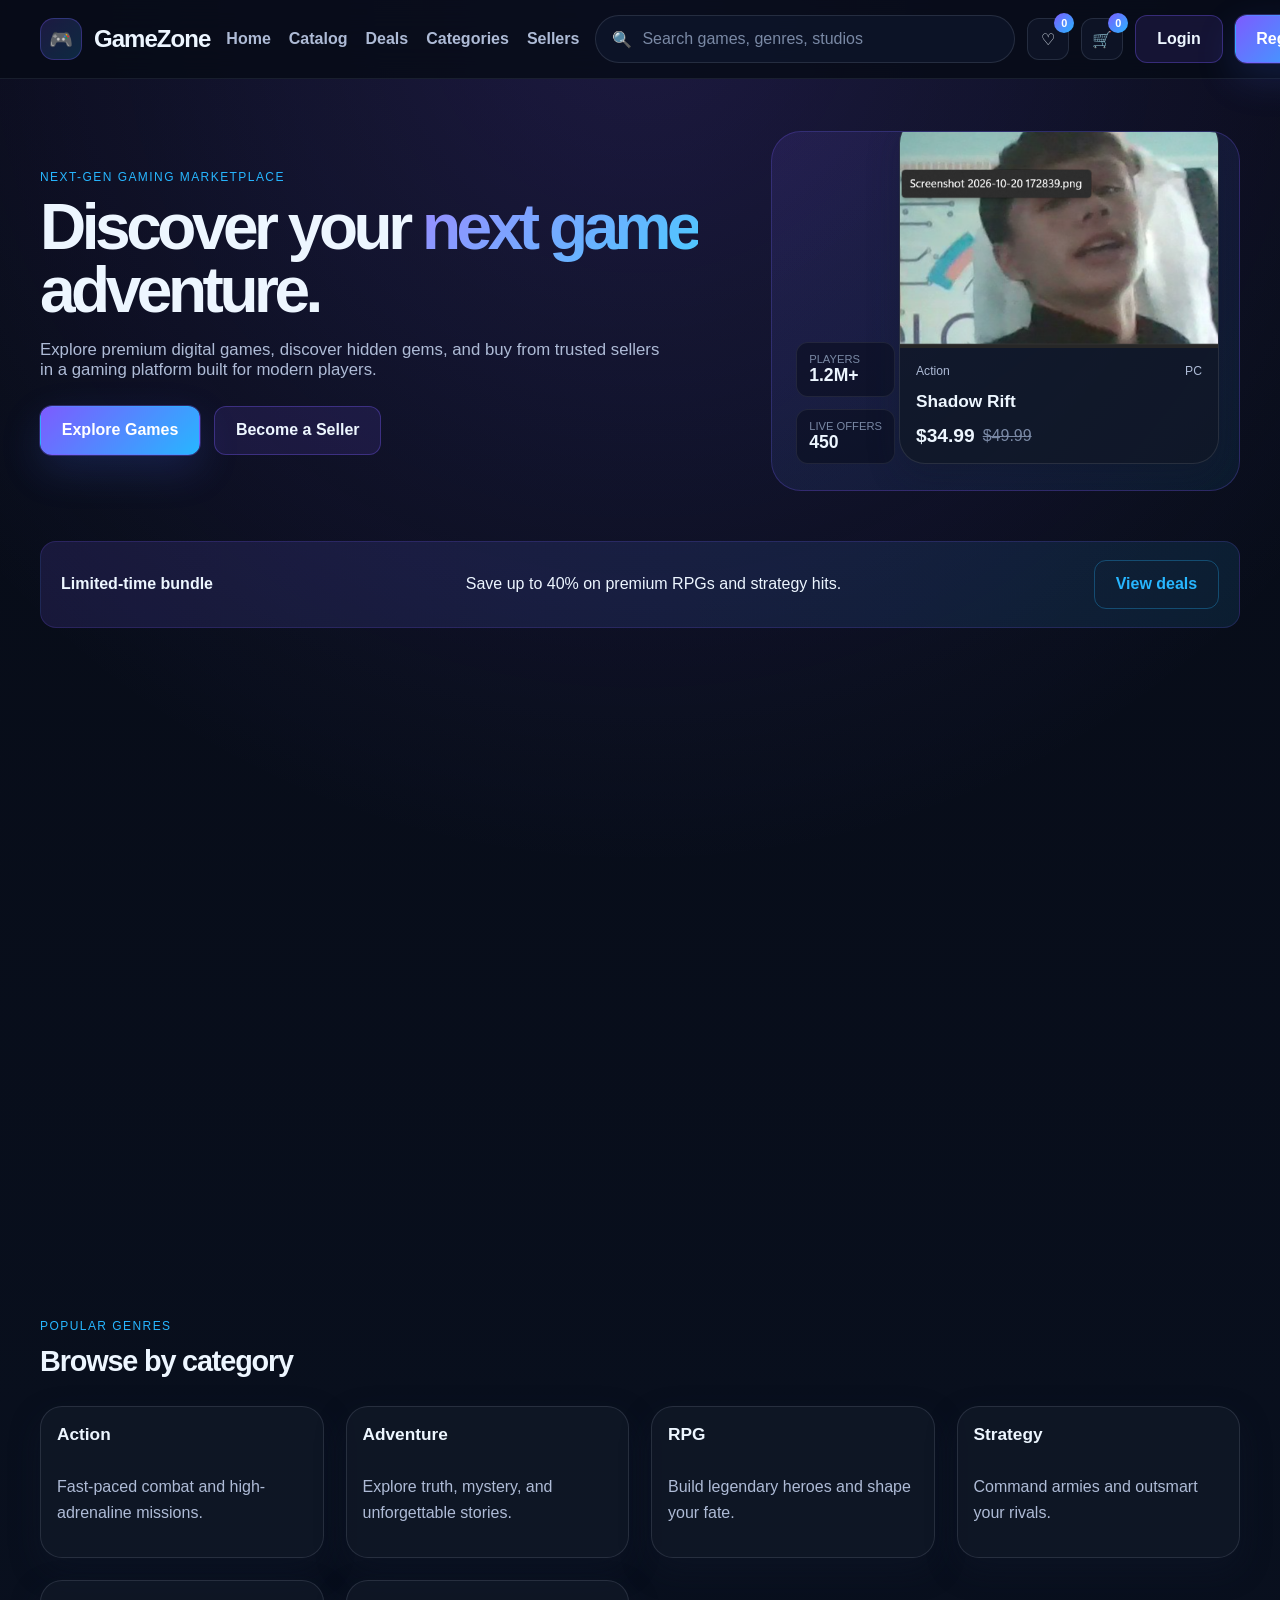
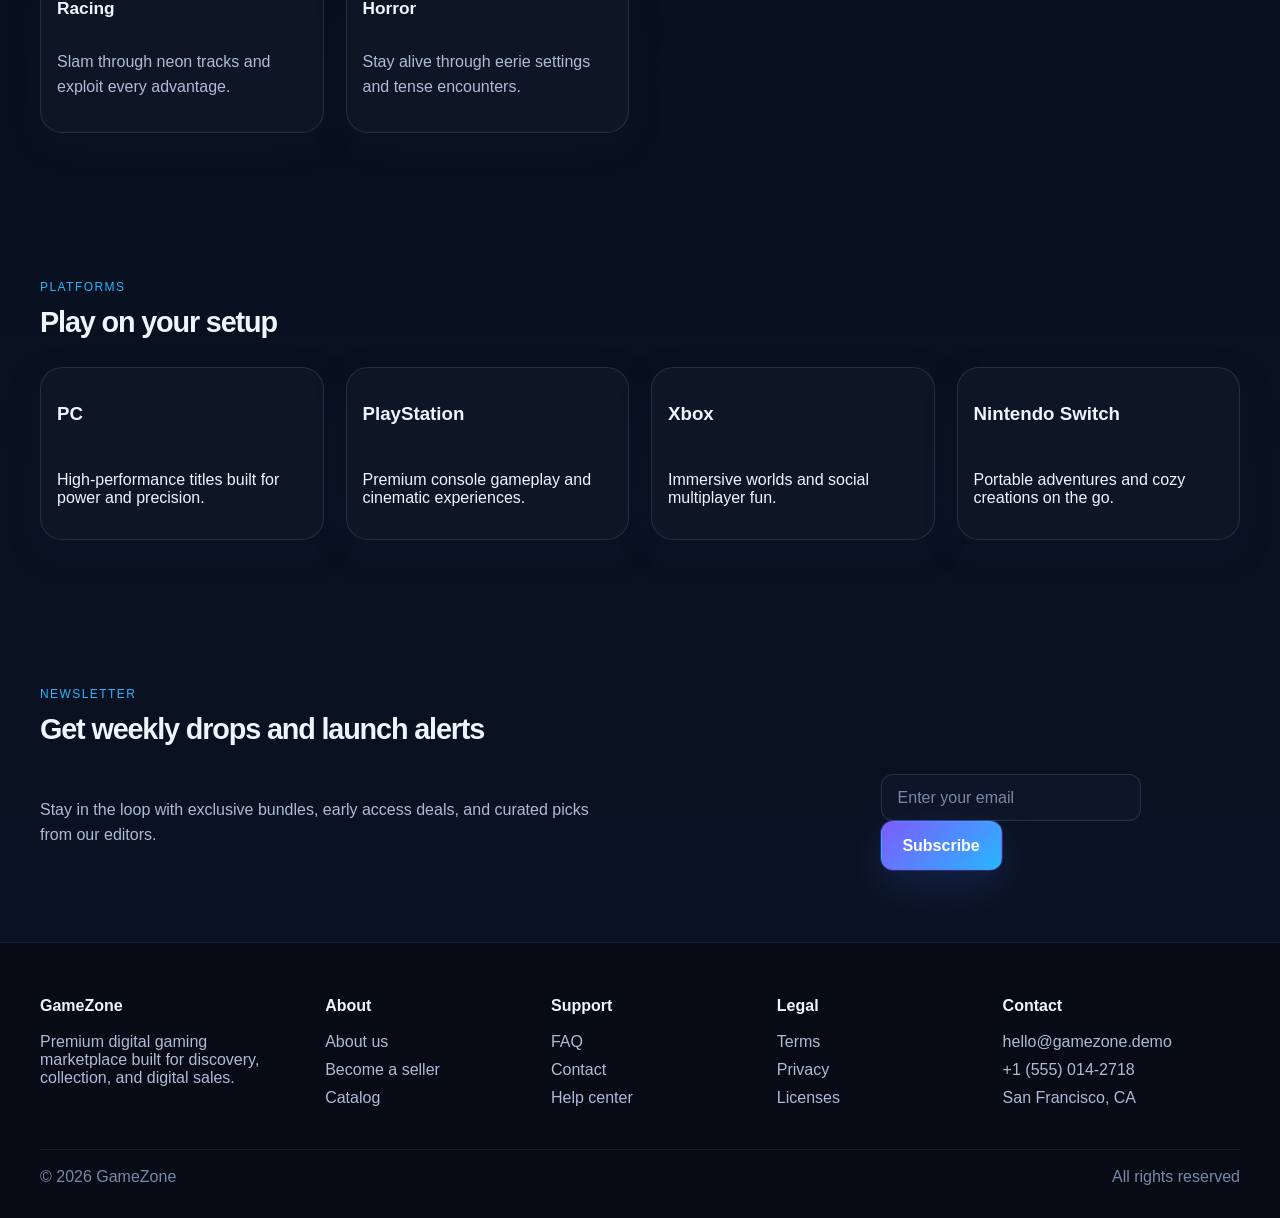
<file: index.html>
<!DOCTYPE html>
<html lang="en">
  <head>
    <meta charset="UTF-8" />
    <meta name="viewport" content="width=device-width, initial-scale=1.0" />
    <title>GameZone | Professional Gaming Marketplace</title>
    <meta name="description" content="GameZone gaming marketplace and storefront" />
    <link rel="stylesheet" href="css/reset.css" />
    <link rel="stylesheet" href="css/variables.css" />
    <link rel="stylesheet" href="css/global.css" />
    <link rel="stylesheet" href="css/components.css" />
    <link rel="stylesheet" href="css/layout.css" />
    <link rel="stylesheet" href="css/games.css" />
    <link rel="stylesheet" href="css/responsive.css" />
  </head>
  <body data-page="home">
    <header class="site-header">
      <div class="container topbar">
        <a class="brand" href="index.html" aria-label="GameZone home">
          <span class="brand-mark">🎮</span>
          <span>GameZone</span>
        </a>
        <nav class="main-nav" aria-label="Main navigation">
          <a href="index.html">Home</a>
          <a href="games.html">Catalog</a>
          <a href="games.html?category=Action">Deals</a>
          <a href="games.html?category=RPG">Categories</a>
          <a href="seller-dashboard.html">Sellers</a>
        </nav>
        <div class="header-actions">
          <label class="search-box" aria-label="Search games">
            <span>🔍</span>
            <input type="search" placeholder="Search games, genres, studios" />
          </label>
          <a class="icon-pill" href="wishlist.html" aria-label="Wishlist">
            ♡ <span class="count" data-wishlist-count>0</span>
          </a>
          <a class="icon-pill" href="cart.html" aria-label="Cart">
            🛒 <span class="count" data-cart-count>0</span>
          </a>
          <a class="btn btn-secondary" href="login.html" data-auth-button>Login</a>
          <a class="btn btn-primary" href="register.html" data-auth-button>Register</a>
          <div class="user-menu-wrap hidden" data-user-menu>
            <button class="btn btn-dark" type="button" data-user-menu-button data-action="toggle-user-menu">Hi, <span data-user-name>Player</span></button>
            <div class="user-menu" data-user-menu-panel>
              <a href="user-dashboard.html">Buyer Dashboard</a>
              <a href="seller-dashboard.html">Seller Dashboard</a>
              <a href="profile.html">Profile</a>
              <button type="button" data-action="logout">Logout</button>
            </div>
          </div>
        </div>
      </div>
    </header>

    <main>
      <section class="container hero">
        <div class="hero-copy">
          <span class="section-kicker">Next-gen gaming marketplace</span>
          <h1>Discover your <span class="gradient-text">next game</span> adventure.</h1>
          <p>Explore premium digital games, discover hidden gems, and buy from trusted sellers in a gaming platform built for modern players.</p>
          <div class="hero-actions">
            <a class="btn btn-primary" href="games.html">Explore Games</a>
            <a class="btn btn-secondary" href="seller-dashboard.html">Become a Seller</a>
          </div>
        </div>
        <div class="hero-panel">
          <div class="hero-metrics">
            <div class="metric-box"><div class="metric-label">Players</div><div class="metric-value">1.2M+</div></div>
            <div class="metric-box"><div class="metric-label">Live offers</div><div class="metric-value">450</div></div>
          </div>
          <div class="hero-card">
            <img src="image.png" alt="Featured game" />
            <div class="game-body">
              <div class="game-meta"><span>Action</span><span>PC</span></div>
              <h3 class="game-title">Shadow Rift</h3>
              <div class="game-price-row"><span class="price-main">$34.99</span><span class="price-old">$49.99</span></div>
            </div>
          </div>
        </div>
      </section>

      <div class="container">
        <div class="floating-banner">
          <strong>Limited-time bundle</strong>
          <span>Save up to 40% on premium RPGs and strategy hits.</span>
          <a href="games.html" class="btn btn-ghost">View deals</a>
        </div>
      </div>

      <section class="section container">
        <div data-featured></div>
      </section>

      <section class="section container">
        <div data-trending></div>
      </section>

      <section class="section container">
        <div data-offers></div>
      </section>

      <section class="section container">
        <div data-releases></div>
      </section>

      <section class="section container">
        <div class="section-header">
          <div>
            <span class="section-kicker">Popular genres</span>
            <h2 class="section-title">Browse by category</h2>
          </div>
        </div>
        <div class="games-grid">
          <div class="game-card">
            <div class="game-body">
              <h3 class="game-title">Action</h3>
              <p class="game-summary">Fast-paced combat and high-adrenaline missions.</p>
            </div>
          </div>
          <div class="game-card">
            <div class="game-body">
              <h3 class="game-title">Adventure</h3>
              <p class="game-summary">Explore truth, mystery, and unforgettable stories.</p>
            </div>
          </div>
          <div class="game-card">
            <div class="game-body">
              <h3 class="game-title">RPG</h3>
              <p class="game-summary">Build legendary heroes and shape your fate.</p>
            </div>
          </div>
          <div class="game-card">
            <div class="game-body">
              <h3 class="game-title">Strategy</h3>
              <p class="game-summary">Command armies and outsmart your rivals.</p>
            </div>
          </div>
          <div class="game-card">
            <div class="game-body">
              <h3 class="game-title">Racing</h3>
              <p class="game-summary">Slam through neon tracks and exploit every advantage.</p>
            </div>
          </div>
          <div class="game-card">
            <div class="game-body">
              <h3 class="game-title">Horror</h3>
              <p class="game-summary">Stay alive through eerie settings and tense encounters.</p>
            </div>
          </div>
        </div>
      </section>

      <section class="section container">
        <div class="section-header">
          <div>
            <span class="section-kicker">Platforms</span>
            <h2 class="section-title">Play on your setup</h2>
          </div>
        </div>
        <div class="games-grid">
          <div class="game-card"><div class="game-body"><h3>PC</h3><p>High-performance titles built for power and precision.</p></div></div>
          <div class="game-card"><div class="game-body"><h3>PlayStation</h3><p>Premium console gameplay and cinematic experiences.</p></div></div>
          <div class="game-card"><div class="game-body"><h3>Xbox</h3><p>Immersive worlds and social multiplayer fun.</p></div></div>
          <div class="game-card"><div class="game-body"><h3>Nintendo Switch</h3><p>Portable adventures and cozy creations on the go.</p></div></div>
        </div>
      </section>

      <section class="section container">
        <div class="section-header">
          <div>
            <span class="section-kicker">Newsletter</span>
            <h2 class="section-title">Get weekly drops and launch alerts</h2>
          </div>
        </div>
        <div class="panel-block" style="display:flex; flex-wrap:wrap; justify-content:space-between; gap: 16px; align-items:center;">
          <p class="game-summary" style="margin:0; max-width: 560px;">Stay in the loop with exclusive bundles, early access deals, and curated picks from our editors.</p>
          <form class="inline-actions" style="margin:0;">
            <input class="input" type="email" placeholder="Enter your email" style="max-width: 260px;" />
            <button class="btn btn-primary" type="submit">Subscribe</button>
          </form>
        </div>
      </section>
    </main>

    <footer class="site-footer">
      <div class="container footer-inner">
        <div class="footer-col">
          <h4>GameZone</h4>
          <p>Premium digital gaming marketplace built for discovery, collection, and digital sales.</p>
        </div>
        <div class="footer-col">
          <h4>About</h4>
          <a href="index.html">About us</a>
          <a href="seller-dashboard.html">Become a seller</a>
          <a href="games.html">Catalog</a>
        </div>
        <div class="footer-col">
          <h4>Support</h4>
          <a href="404.html">FAQ</a>
          <a href="404.html">Contact</a>
          <a href="404.html">Help center</a>
        </div>
        <div class="footer-col">
          <h4>Legal</h4>
          <a href="404.html">Terms</a>
          <a href="404.html">Privacy</a>
          <a href="404.html">Licenses</a>
        </div>
        <div class="footer-col">
          <h4>Contact</h4>
          <p>hello@gamezone.demo</p>
          <p>+1 (555) 014-2718</p>
          <p>San Francisco, CA</p>
        </div>
      </div>
      <div class="container footer-bottom">
        <span>© 2026 GameZone</span>
        <span>All rights reserved</span>
      </div>
    </footer>
    <script type="module" src="js/app.js"></script>
  </body>
</html>
</file>
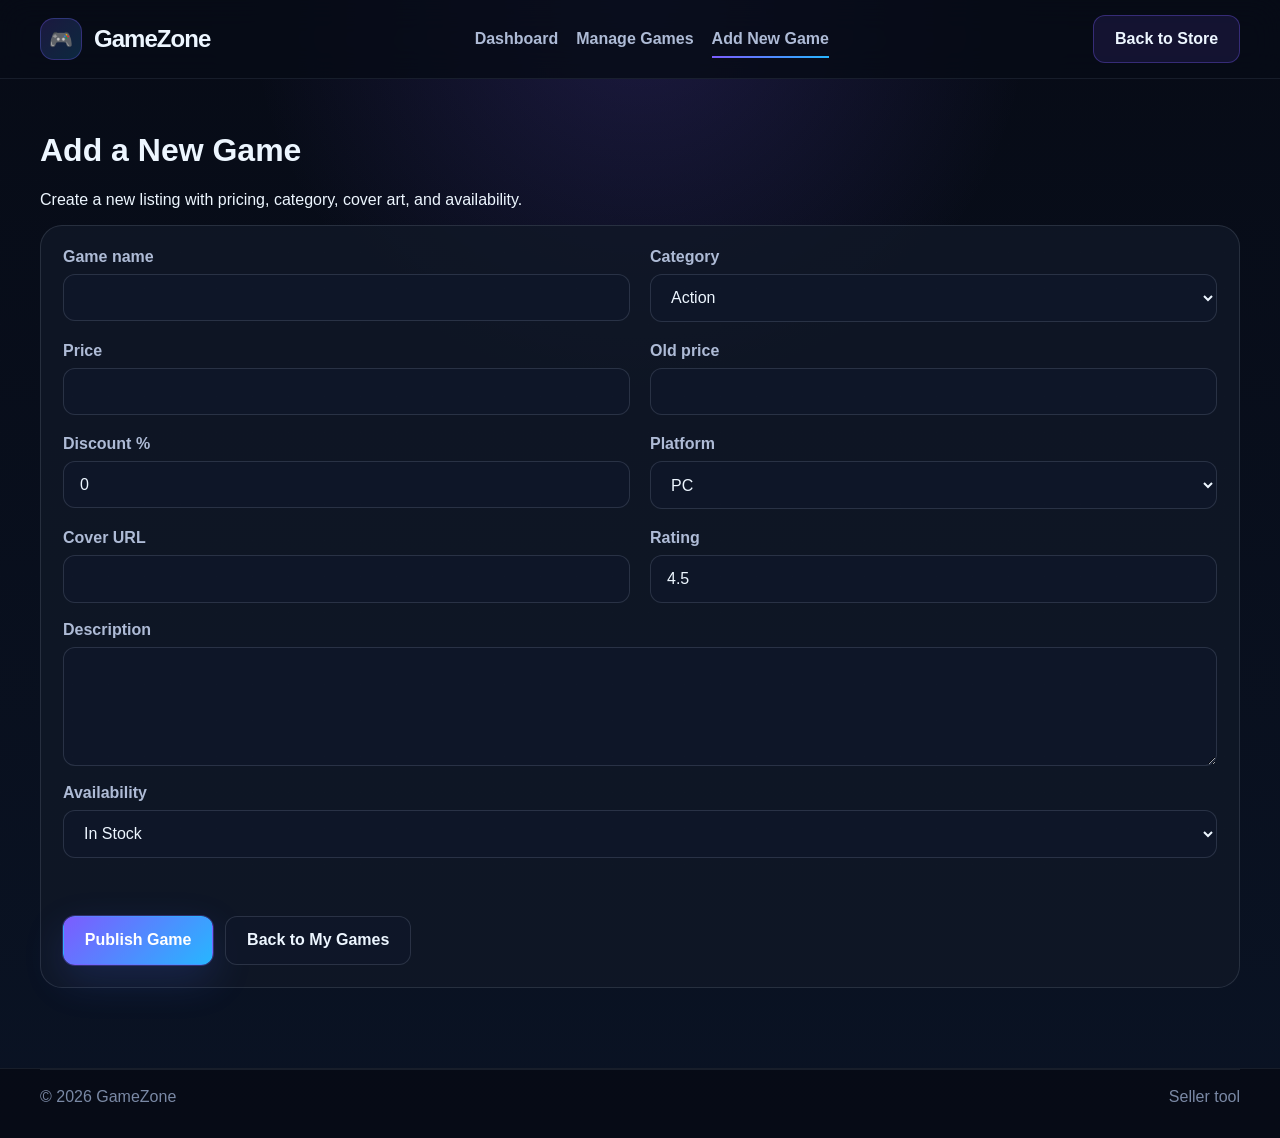
<file: add-game.html>
<!DOCTYPE html>
<html lang="en">
  <head>
    <meta charset="UTF-8" />
    <meta name="viewport" content="width=device-width, initial-scale=1.0" />
    <title>Add New Game | GameZone</title>
    <link rel="stylesheet" href="css/reset.css" />
    <link rel="stylesheet" href="css/variables.css" />
    <link rel="stylesheet" href="css/global.css" />
    <link rel="stylesheet" href="css/components.css" />
    <link rel="stylesheet" href="css/layout.css" />
    <link rel="stylesheet" href="css/dashboard.css" />
    <link rel="stylesheet" href="css/responsive.css" />
  </head>
  <body data-page="add-game">
    <header class="site-header">
      <div class="container topbar">
        <a class="brand" href="index.html"><span class="brand-mark">🎮</span><span>GameZone</span></a>
        <nav class="main-nav" aria-label="Main navigation">
          <a href="seller-dashboard.html">Dashboard</a>
          <a href="manage-games.html">Manage Games</a>
          <a href="add-game.html" class="active">Add New Game</a>
        </nav>
        <div class="header-actions">
          <a class="btn btn-secondary" href="index.html">Back to Store</a>
        </div>
      </div>
    </header>

    <main class="container page-shell">
      <div class="page-header">
        <h1>Add a New Game</h1>
        <p>Create a new listing with pricing, category, cover art, and availability.</p>
      </div>
      <div class="panel-block">
        <form id="addGameForm" class="form-box">
          <div class="form-grid">
            <div class="form-field"><label for="name">Game name</label><input class="input" id="name" name="name" required /></div>
            <div class="form-field"><label for="category">Category</label><select class="select" id="category" name="category"><option>Action</option><option>Adventure</option><option>RPG</option><option>Racing</option><option>Simulation</option><option>Strategy</option><option>Horror</option><option>Sports</option><option>Indie</option></select></div>
            <div class="form-field"><label for="price">Price</label><input class="input" id="price" name="price" type="number" step="0.01" required /></div>
            <div class="form-field"><label for="oldPrice">Old price</label><input class="input" id="oldPrice" name="oldPrice" type="number" step="0.01" /></div>
            <div class="form-field"><label for="discount">Discount %</label><input class="input" id="discount" name="discount" type="number" value="0" /></div>
            <div class="form-field"><label for="platform">Platform</label><select class="select" id="platform" name="platform"><option>PC</option><option>PlayStation</option><option>Xbox</option><option>Nintendo Switch</option></select></div>
            <div class="form-field"><label for="cover">Cover URL</label><input class="input" id="cover" name="cover" type="url" /></div>
            <div class="form-field"><label for="rating">Rating</label><input class="input" id="rating" name="rating" type="number" min="0" max="5" step="0.1" value="4.5" /></div>
          </div>
          <div class="form-field"><label for="description">Description</label><textarea class="textarea" id="description" name="description" rows="5" required></textarea></div>
          <div class="form-field"><label for="availability">Availability</label><select class="select" id="availability" name="availability"><option>In Stock</option><option>Low Stock</option><option>Pre-order</option></select></div>
          <div class="field-error" data-game-error></div>
          <div class="inline-actions"><button type="submit" class="btn btn-primary">Publish Game</button><a class="btn btn-dark" href="manage-games.html">Back to My Games</a></div>
        </form>
      </div>
    </main>

    <footer class="site-footer"><div class="container footer-bottom"><span>© 2026 GameZone</span><span>Seller tool</span></div></footer>
    <script type="module" src="js/app.js"></script>
  </body>
</html>
</file>
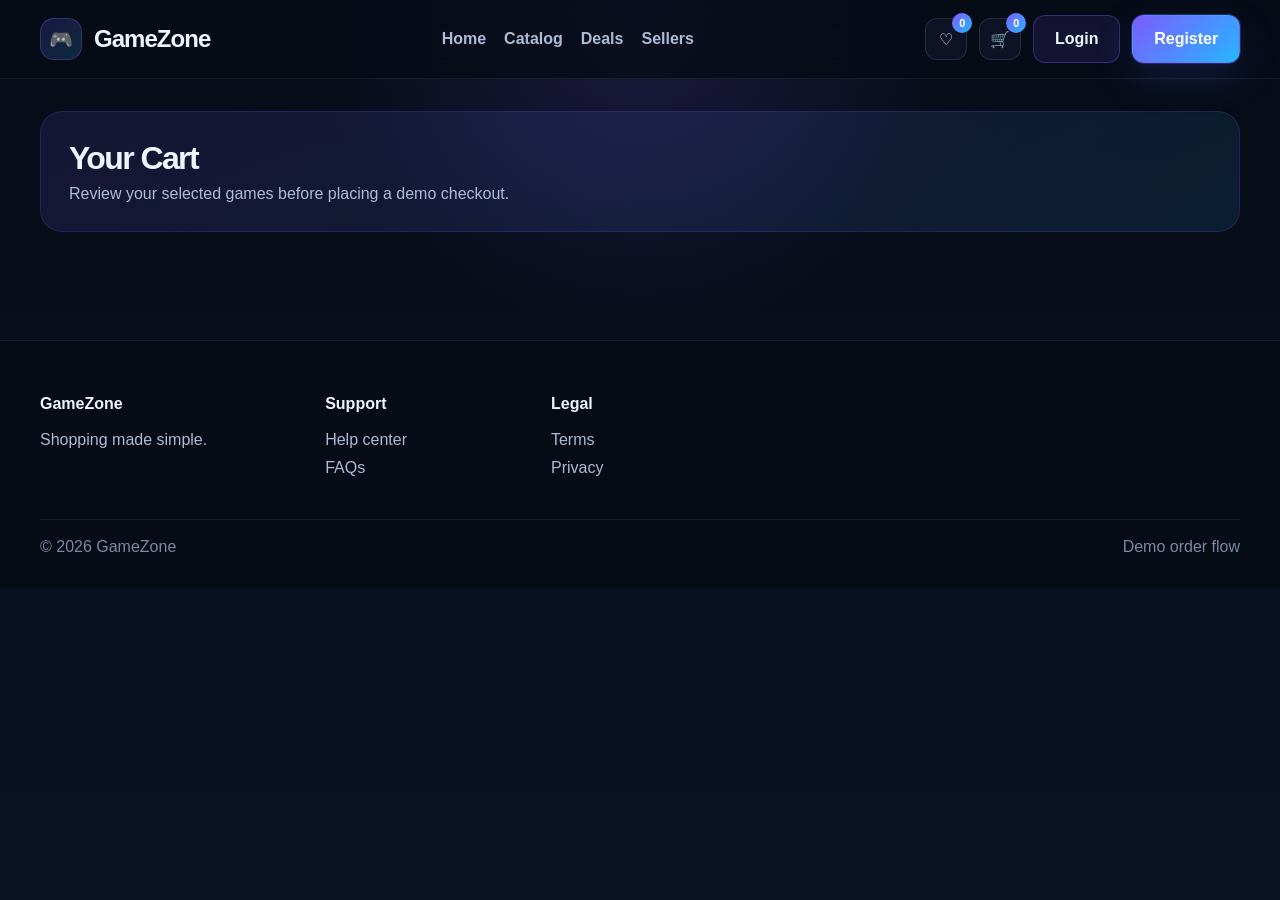
<file: cart.html>
<!DOCTYPE html>
<html lang="en">
  <head>
    <meta charset="UTF-8" />
    <meta name="viewport" content="width=device-width, initial-scale=1.0" />
    <title>Cart | GameZone</title>
    <link rel="stylesheet" href="css/reset.css" />
    <link rel="stylesheet" href="css/variables.css" />
    <link rel="stylesheet" href="css/global.css" />
    <link rel="stylesheet" href="css/components.css" />
    <link rel="stylesheet" href="css/layout.css" />
    <link rel="stylesheet" href="css/games.css" />
    <link rel="stylesheet" href="css/dashboard.css" />
    <link rel="stylesheet" href="css/responsive.css" />
  </head>
  <body data-page="cart">
    <header class="site-header">
      <div class="container topbar">
        <a class="brand" href="index.html"><span class="brand-mark">🎮</span><span>GameZone</span></a>
        <nav class="main-nav" aria-label="Main navigation">
          <a href="index.html">Home</a>
          <a href="games.html">Catalog</a>
          <a href="games.html">Deals</a>
          <a href="seller-dashboard.html">Sellers</a>
        </nav>
        <div class="header-actions">
          <a class="icon-pill" href="wishlist.html">♡ <span class="count" data-wishlist-count>0</span></a>
          <a class="icon-pill" href="cart.html">🛒 <span class="count" data-cart-count>0</span></a>
          <a class="btn btn-secondary" href="login.html" data-auth-button>Login</a>
          <a class="btn btn-primary" href="register.html" data-auth-button>Register</a>
          <div class="user-menu-wrap hidden" data-user-menu>
            <button class="btn btn-dark" type="button" data-user-menu-button data-action="toggle-user-menu">Hi, <span data-user-name>Player</span></button>
            <div class="user-menu" data-user-menu-panel>
              <a href="user-dashboard.html">Buyer Dashboard</a>
              <a href="seller-dashboard.html">Seller Dashboard</a>
              <a href="profile.html">Profile</a>
              <button type="button" data-action="logout">Logout</button>
            </div>
          </div>
        </div>
      </div>
    </header>

    <main class="container page-shell">
      <div class="page-header">
        <h1>Your Cart</h1>
        <p>Review your selected games before placing a demo checkout.</p>
      </div>
      <div data-cart-content></div>
    </main>

    <footer class="site-footer">
      <div class="container footer-inner">
        <div class="footer-col"><h4>GameZone</h4><p>Shopping made simple.</p></div>
        <div class="footer-col"><h4>Support</h4><a href="404.html">Help center</a><a href="404.html">FAQs</a></div>
        <div class="footer-col"><h4>Legal</h4><a href="404.html">Terms</a><a href="404.html">Privacy</a></div>
      </div>
      <div class="container footer-bottom"><span>© 2026 GameZone</span><span>Demo order flow</span></div>
    </footer>
    <script type="module" src="js/app.js"></script>
  </body>
</html>
</file>
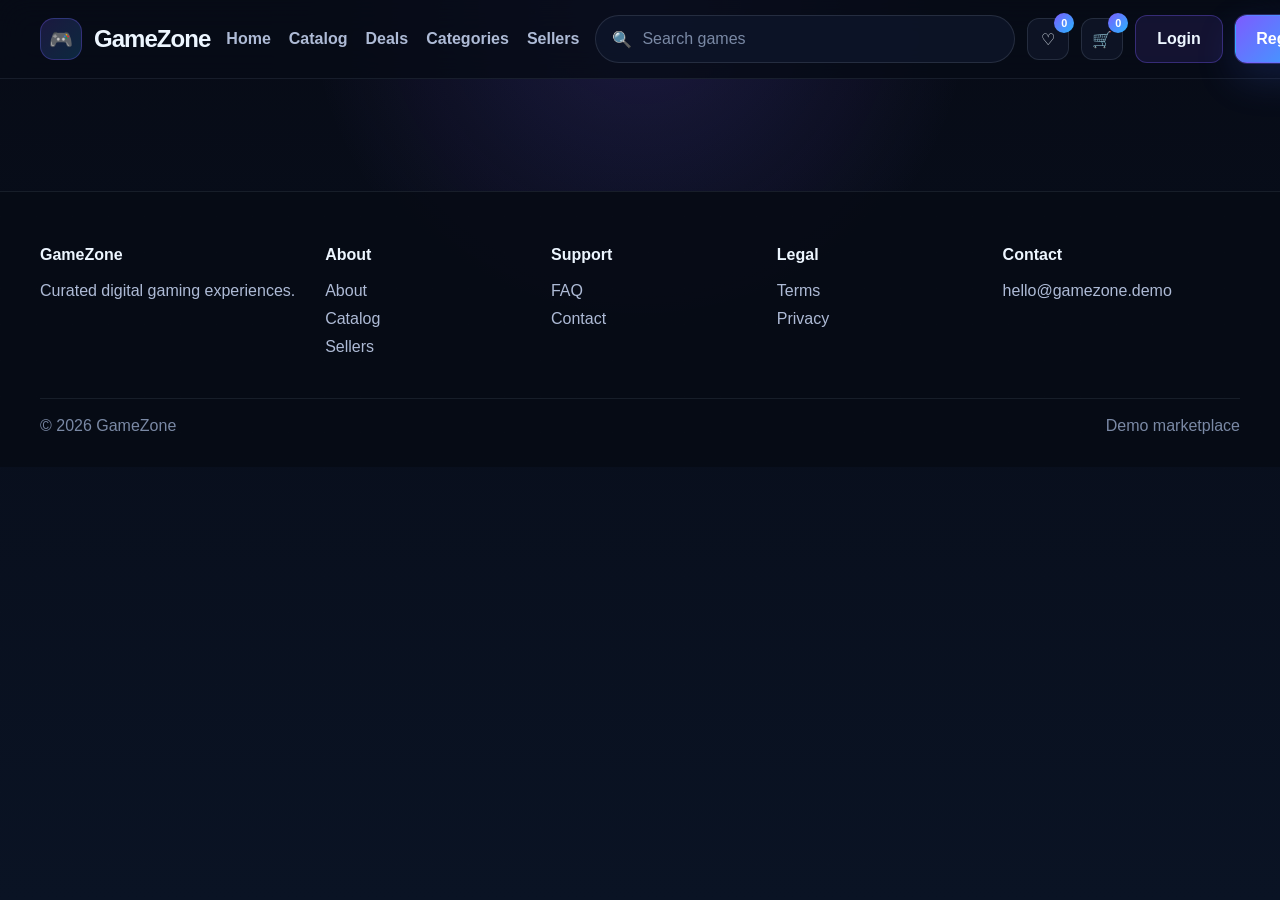
<file: game-details.html>
<!DOCTYPE html>
<html lang="en">
  <head>
    <meta charset="UTF-8" />
    <meta name="viewport" content="width=device-width, initial-scale=1.0" />
    <title>Game Details | GameZone</title>
    <link rel="stylesheet" href="css/reset.css" />
    <link rel="stylesheet" href="css/variables.css" />
    <link rel="stylesheet" href="css/global.css" />
    <link rel="stylesheet" href="css/components.css" />
    <link rel="stylesheet" href="css/layout.css" />
    <link rel="stylesheet" href="css/games.css" />
    <link rel="stylesheet" href="css/responsive.css" />
  </head>
  <body data-page="game-details">
    <header class="site-header">
      <div class="container topbar">
        <a class="brand" href="index.html"><span class="brand-mark">🎮</span><span>GameZone</span></a>
        <nav class="main-nav" aria-label="Main navigation">
          <a href="index.html">Home</a>
          <a href="games.html">Catalog</a>
          <a href="games.html">Deals</a>
          <a href="games.html">Categories</a>
          <a href="seller-dashboard.html">Sellers</a>
        </nav>
        <div class="header-actions">
          <label class="search-box" aria-label="Search games">
            <span>🔍</span>
            <input type="search" placeholder="Search games" />
          </label>
          <a class="icon-pill" href="wishlist.html" aria-label="Wishlist">♡ <span class="count" data-wishlist-count>0</span></a>
          <a class="icon-pill" href="cart.html" aria-label="Cart">🛒 <span class="count" data-cart-count>0</span></a>
          <a class="btn btn-secondary" href="login.html" data-auth-button>Login</a>
          <a class="btn btn-primary" href="register.html" data-auth-button>Register</a>
          <div class="user-menu-wrap hidden" data-user-menu>
            <button class="btn btn-dark" type="button" data-user-menu-button data-action="toggle-user-menu">Hi, <span data-user-name>Player</span></button>
            <div class="user-menu" data-user-menu-panel>
              <a href="user-dashboard.html">Buyer Dashboard</a>
              <a href="seller-dashboard.html">Seller Dashboard</a>
              <a href="profile.html">Profile</a>
              <button type="button" data-action="logout">Logout</button>
            </div>
          </div>
        </div>
      </div>
    </header>

    <main class="container page-shell">
      <div data-game-details></div>
    </main>

    <footer class="site-footer">
      <div class="container footer-inner">
        <div class="footer-col"><h4>GameZone</h4><p>Curated digital gaming experiences.</p></div>
        <div class="footer-col"><h4>About</h4><a href="index.html">About</a><a href="games.html">Catalog</a><a href="seller-dashboard.html">Sellers</a></div>
        <div class="footer-col"><h4>Support</h4><a href="404.html">FAQ</a><a href="404.html">Contact</a></div>
        <div class="footer-col"><h4>Legal</h4><a href="404.html">Terms</a><a href="404.html">Privacy</a></div>
        <div class="footer-col"><h4>Contact</h4><p>hello@gamezone.demo</p></div>
      </div>
      <div class="container footer-bottom"><span>© 2026 GameZone</span><span>Demo marketplace</span></div>
    </footer>
    <script type="module" src="js/app.js"></script>
  </body>
</html>
</file>
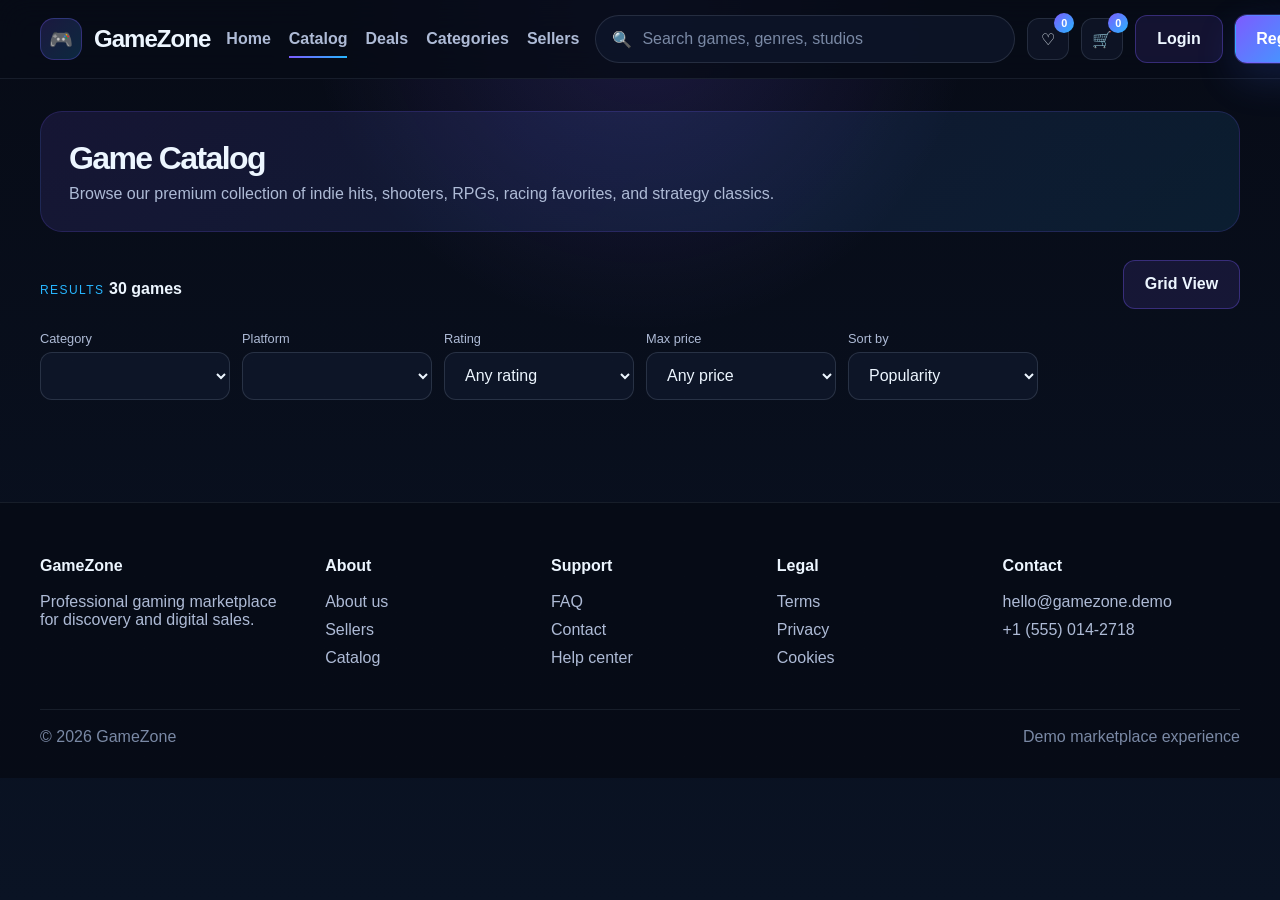
<file: games.html>
<!DOCTYPE html>
<html lang="en">
  <head>
    <meta charset="UTF-8" />
    <meta name="viewport" content="width=device-width, initial-scale=1.0" />
    <title>Game Catalog | GameZone</title>
    <link rel="stylesheet" href="css/reset.css" />
    <link rel="stylesheet" href="css/variables.css" />
    <link rel="stylesheet" href="css/global.css" />
    <link rel="stylesheet" href="css/components.css" />
    <link rel="stylesheet" href="css/layout.css" />
    <link rel="stylesheet" href="css/games.css" />
    <link rel="stylesheet" href="css/responsive.css" />
  </head>
  <body data-page="games">
    <header class="site-header">
      <div class="container topbar">
        <a class="brand" href="index.html"><span class="brand-mark">🎮</span><span>GameZone</span></a>
        <nav class="main-nav" aria-label="Main navigation">
          <a href="index.html">Home</a>
          <a href="games.html" class="active">Catalog</a>
          <a href="games.html">Deals</a>
          <a href="games.html">Categories</a>
          <a href="seller-dashboard.html">Sellers</a>
        </nav>
        <div class="header-actions">
          <label class="search-box" aria-label="Search games">
            <span>🔍</span>
            <input type="search" name="searchInput" placeholder="Search games, genres, studios" />
          </label>
          <a class="icon-pill" href="wishlist.html" aria-label="Wishlist">
            ♡ <span class="count" data-wishlist-count>0</span>
          </a>
          <a class="icon-pill" href="cart.html" aria-label="Cart">
            🛒 <span class="count" data-cart-count>0</span>
          </a>
          <a class="btn btn-secondary" href="login.html" data-auth-button>Login</a>
          <a class="btn btn-primary" href="register.html" data-auth-button>Register</a>
          <div class="user-menu-wrap hidden" data-user-menu>
            <button class="btn btn-dark" type="button" data-user-menu-button data-action="toggle-user-menu">Hi, <span data-user-name>Player</span></button>
            <div class="user-menu" data-user-menu-panel>
              <a href="user-dashboard.html">Buyer Dashboard</a>
              <a href="seller-dashboard.html">Seller Dashboard</a>
              <a href="profile.html">Profile</a>
              <button type="button" data-action="logout">Logout</button>
            </div>
          </div>
        </div>
      </div>
    </header>

    <main class="container page-shell">
      <div class="page-header">
        <h1>Game Catalog</h1>
        <p>Browse our premium collection of indie hits, shooters, RPGs, racing favorites, and strategy classics.</p>
      </div>

      <div class="catalog-toolbar">
        <div>
          <span class="section-kicker">Results</span>
          <strong data-results-count>30 games</strong>
        </div>
        <button class="btn btn-secondary" data-view-mode="grid" type="button">Grid View</button>
      </div>

      <div class="filters-panel">
        <div class="filter-field">
          <label for="categoryFilter">Category</label>
          <select class="select" id="categoryFilter" name="categoryFilter"></select>
        </div>
        <div class="filter-field">
          <label for="platformFilter">Platform</label>
          <select class="select" id="platformFilter" name="platformFilter"></select>
        </div>
        <div class="filter-field">
          <label for="ratingFilter">Rating</label>
          <select class="select" id="ratingFilter" name="ratingFilter">
            <option value="0">Any rating</option>
            <option value="4">4.0+</option>
            <option value="4.5">4.5+</option>
          </select>
        </div>
        <div class="filter-field">
          <label for="priceFilter">Max price</label>
          <select class="select" id="priceFilter" name="priceFilter">
            <option value="999">Any price</option>
            <option value="20">Under $20</option>
            <option value="30">Under $30</option>
            <option value="40">Under $40</option>
            <option value="60">Under $60</option>
          </select>
        </div>
        <div class="filter-field">
          <label for="sortFilter">Sort by</label>
          <select class="select" id="sortFilter" name="sortFilter">
            <option value="popularity">Popularity</option>
            <option value="rating">Rating</option>
            <option value="price-low">Price: Low to High</option>
            <option value="price-high">Price: High to Low</option>
            <option value="newest">Newest</option>
          </select>
        </div>
      </div>

      <div data-games-grid class="games-grid"></div>
    </main>

    <footer class="site-footer">
      <div class="container footer-inner">
        <div class="footer-col"><h4>GameZone</h4><p>Professional gaming marketplace for discovery and digital sales.</p></div>
        <div class="footer-col"><h4>About</h4><a href="index.html">About us</a><a href="seller-dashboard.html">Sellers</a><a href="games.html">Catalog</a></div>
        <div class="footer-col"><h4>Support</h4><a href="404.html">FAQ</a><a href="404.html">Contact</a><a href="404.html">Help center</a></div>
        <div class="footer-col"><h4>Legal</h4><a href="404.html">Terms</a><a href="404.html">Privacy</a><a href="404.html">Cookies</a></div>
        <div class="footer-col"><h4>Contact</h4><p>hello@gamezone.demo</p><p>+1 (555) 014-2718</p></div>
      </div>
      <div class="container footer-bottom"><span>© 2026 GameZone</span><span>Demo marketplace experience</span></div>
    </footer>
    <script type="module" src="js/app.js"></script>
  </body>
</html>
</file>
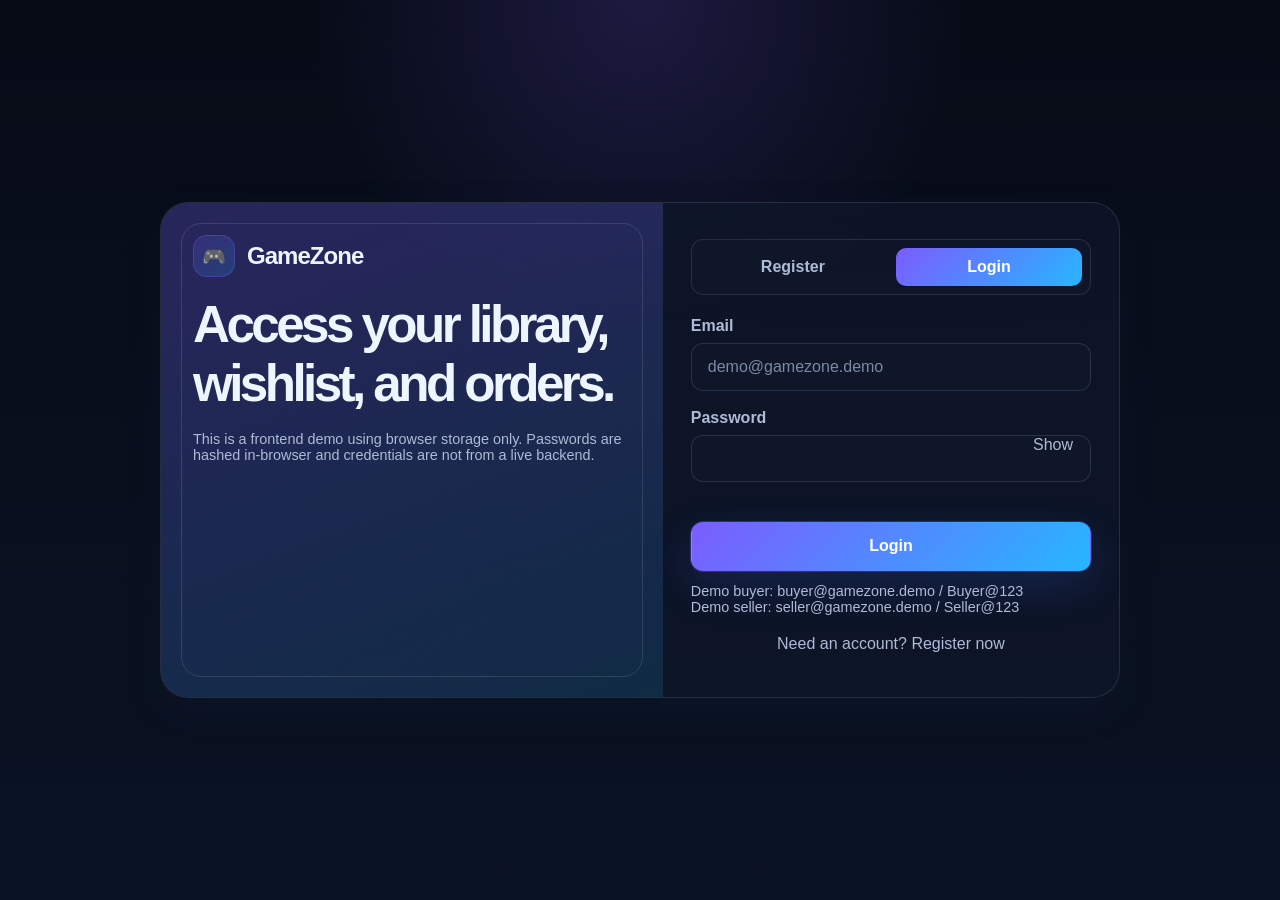
<file: login.html>
<!DOCTYPE html>
<html lang="en">
  <head>
    <meta charset="UTF-8" />
    <meta name="viewport" content="width=device-width, initial-scale=1.0" />
    <title>Login | GameZone</title>
    <link rel="stylesheet" href="css/reset.css" />
    <link rel="stylesheet" href="css/variables.css" />
    <link rel="stylesheet" href="css/global.css" />
    <link rel="stylesheet" href="css/components.css" />
    <link rel="stylesheet" href="css/layout.css" />
    <link rel="stylesheet" href="css/auth.css" />
    <link rel="stylesheet" href="css/responsive.css" />
  </head>
  <body data-page="login">
    <main class="auth-shell">
      <div class="auth-card">
        <div class="auth-visual">
          <div class="auth-visual-inner">
            <a class="brand" href="index.html"><span class="brand-mark">🎮</span><span>GameZone</span></a>
            <h1>Access your library, wishlist, and orders.</h1>
            <p class="inline-note">This is a frontend demo using browser storage only. Passwords are hashed in-browser and credentials are not from a live backend.</p>
          </div>
        </div>
        <div class="auth-content">
          <div class="auth-tabs">
            <a class="auth-tab" href="register.html">Register</a>
            <button class="auth-tab active" type="button">Login</button>
          </div>
          <form id="loginForm" novalidate>
            <div class="form-field">
              <label for="loginEmail">Email</label>
              <input class="input" id="loginEmail" name="email" type="email" placeholder="demo@gamezone.demo" required />
            </div>
            <div class="form-field password-toggle" style="margin-top: 18px;">
              <label for="loginPassword">Password</label>
              <input class="input" id="loginPassword" name="password" type="password" required />
              <button type="button" data-toggle-password>Show</button>
            </div>
            <div class="field-error" data-login-error></div>
            <button type="submit" class="btn btn-primary" style="margin-top: 18px; width: 100%;">Login</button>
          </form>
          <div class="inline-note">
            Demo buyer: buyer@gamezone.demo / Buyer@123<br />
            Demo seller: seller@gamezone.demo / Seller@123
          </div>
          <p class="auth-switch">Need an account? <a href="register.html">Register now</a></p>
        </div>
      </div>
    </main>
    <script type="module" src="js/app.js"></script>
  </body>
</html>
</file>
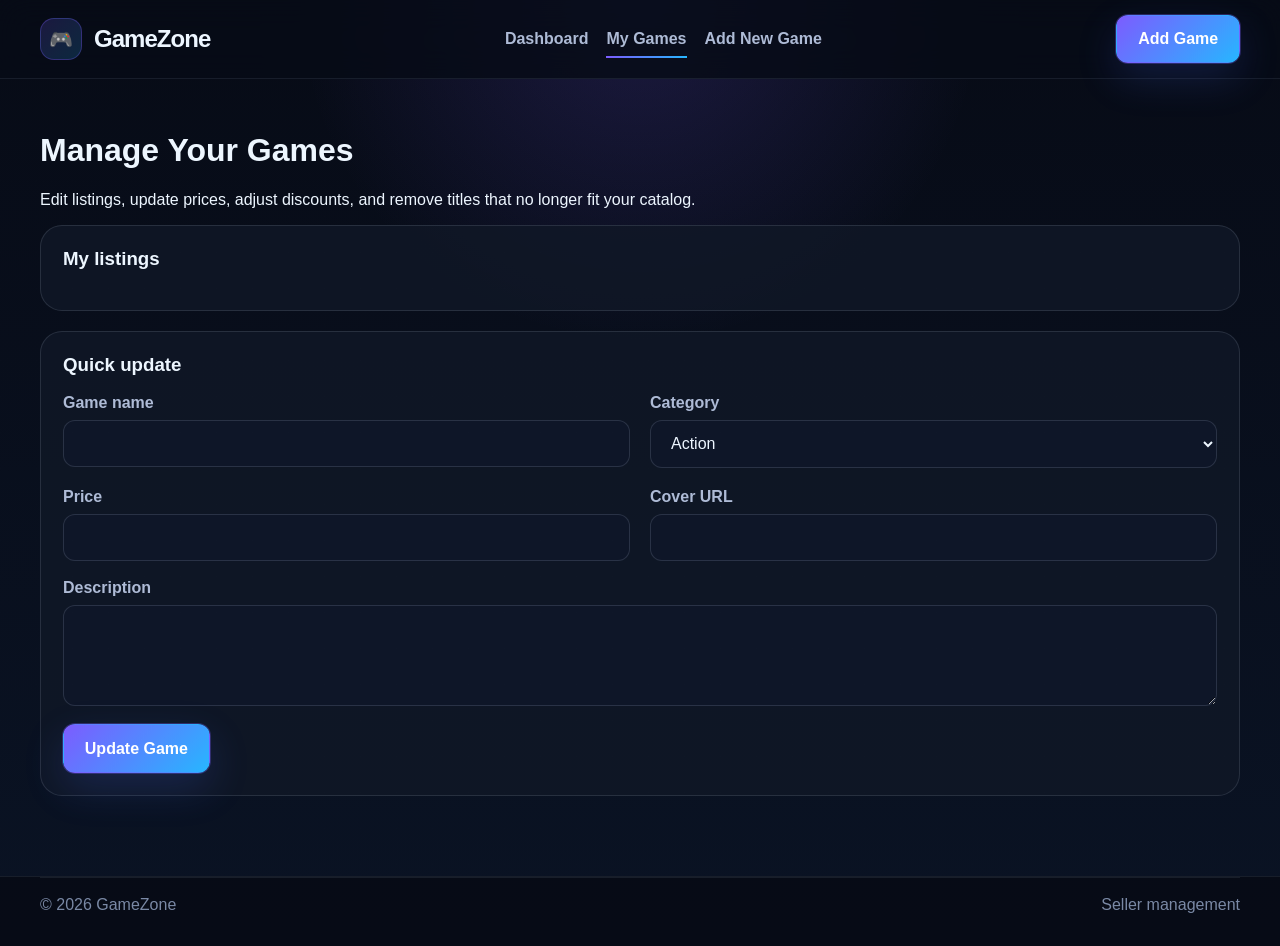
<file: manage-games.html>
<!DOCTYPE html>
<html lang="en">
  <head>
    <meta charset="UTF-8" />
    <meta name="viewport" content="width=device-width, initial-scale=1.0" />
    <title>Manage Games | GameZone</title>
    <link rel="stylesheet" href="css/reset.css" />
    <link rel="stylesheet" href="css/variables.css" />
    <link rel="stylesheet" href="css/global.css" />
    <link rel="stylesheet" href="css/components.css" />
    <link rel="stylesheet" href="css/layout.css" />
    <link rel="stylesheet" href="css/dashboard.css" />
    <link rel="stylesheet" href="css/responsive.css" />
  </head>
  <body data-page="manage-games">
    <header class="site-header">
      <div class="container topbar">
        <a class="brand" href="index.html"><span class="brand-mark">🎮</span><span>GameZone</span></a>
        <nav class="main-nav" aria-label="Main navigation">
          <a href="seller-dashboard.html">Dashboard</a>
          <a href="manage-games.html" class="active">My Games</a>
          <a href="add-game.html">Add New Game</a>
        </nav>
        <div class="header-actions"><a class="btn btn-primary" href="add-game.html">Add Game</a></div>
      </div>
    </header>

    <main class="container page-shell">
      <div class="page-header">
        <h1>Manage Your Games</h1>
        <p>Edit listings, update prices, adjust discounts, and remove titles that no longer fit your catalog.</p>
      </div>
      <div class="panel-block">
        <h3>My listings</h3>
        <div data-seller-games class="order-list"></div>
      </div>

      <div class="panel-block" style="margin-top: 20px;">
        <h3>Quick update</h3>
        <form id="editGameForm" class="form-box">
          <div class="form-grid">
            <div class="form-field"><label for="editName">Game name</label><input class="input" id="editName" name="name" /></div>
            <div class="form-field"><label for="editCategory">Category</label><select class="select" id="editCategory" name="category"><option>Action</option><option>Adventure</option><option>RPG</option><option>Racing</option><option>Simulation</option><option>Strategy</option><option>Horror</option><option>Sports</option><option>Indie</option></select></div>
            <div class="form-field"><label for="editPrice">Price</label><input class="input" id="editPrice" name="price" type="number" step="0.01" /></div>
            <div class="form-field"><label for="editCover">Cover URL</label><input class="input" id="editCover" name="cover" type="url" /></div>
          </div>
          <div class="form-field"><label for="editDescription">Description</label><textarea class="textarea" id="editDescription" name="description" rows="4"></textarea></div>
          <div class="inline-actions"><button class="btn btn-primary" type="submit">Update Game</button></div>
        </form>
      </div>
    </main>

    <footer class="site-footer"><div class="container footer-bottom"><span>© 2026 GameZone</span><span>Seller management</span></div></footer>
    <script type="module" src="js/app.js"></script>
  </body>
</html>
</file>
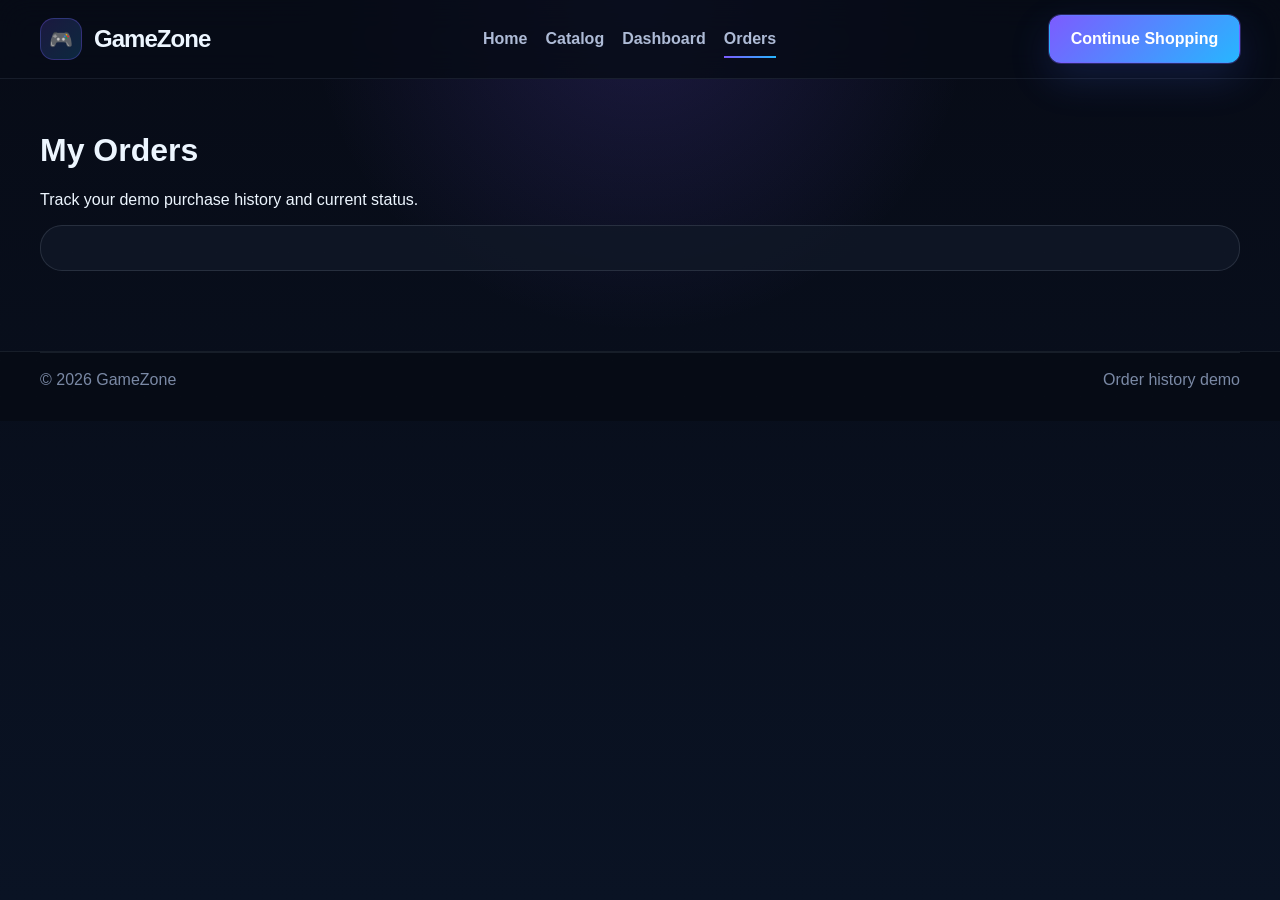
<file: orders.html>
<!DOCTYPE html>
<html lang="en">
  <head>
    <meta charset="UTF-8" />
    <meta name="viewport" content="width=device-width, initial-scale=1.0" />
    <title>Orders | GameZone</title>
    <link rel="stylesheet" href="css/reset.css" />
    <link rel="stylesheet" href="css/variables.css" />
    <link rel="stylesheet" href="css/global.css" />
    <link rel="stylesheet" href="css/components.css" />
    <link rel="stylesheet" href="css/layout.css" />
    <link rel="stylesheet" href="css/dashboard.css" />
    <link rel="stylesheet" href="css/responsive.css" />
  </head>
  <body data-page="orders">
    <header class="site-header">
      <div class="container topbar">
        <a class="brand" href="index.html"><span class="brand-mark">🎮</span><span>GameZone</span></a>
        <nav class="main-nav" aria-label="Main navigation">
          <a href="index.html">Home</a>
          <a href="games.html">Catalog</a>
          <a href="user-dashboard.html">Dashboard</a>
          <a href="orders.html" class="active">Orders</a>
        </nav>
        <div class="header-actions"><a class="btn btn-primary" href="games.html">Continue Shopping</a></div>
      </div>
    </header>

    <main class="container page-shell">
      <div class="page-header">
        <h1>My Orders</h1>
        <p>Track your demo purchase history and current status.</p>
      </div>
      <div class="panel-block">
        <div data-orders-list class="order-list"></div>
      </div>
    </main>

    <footer class="site-footer"><div class="container footer-bottom"><span>© 2026 GameZone</span><span>Order history demo</span></div></footer>
    <script type="module" src="js/app.js"></script>
  </body>
</html>
</file>
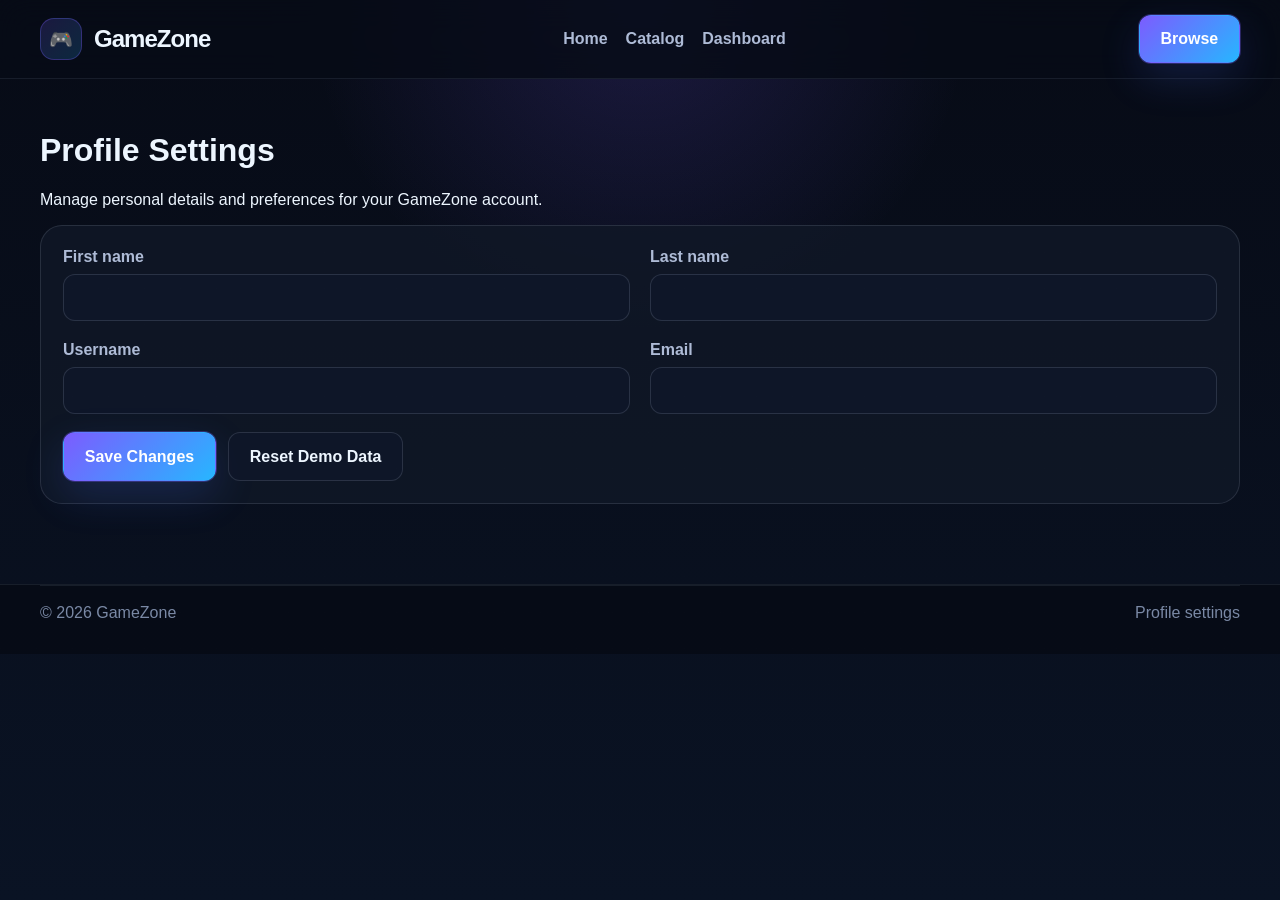
<file: profile.html>
<!DOCTYPE html>
<html lang="en">
  <head>
    <meta charset="UTF-8" />
    <meta name="viewport" content="width=device-width, initial-scale=1.0" />
    <title>Profile Settings | GameZone</title>
    <link rel="stylesheet" href="css/reset.css" />
    <link rel="stylesheet" href="css/variables.css" />
    <link rel="stylesheet" href="css/global.css" />
    <link rel="stylesheet" href="css/components.css" />
    <link rel="stylesheet" href="css/layout.css" />
    <link rel="stylesheet" href="css/dashboard.css" />
    <link rel="stylesheet" href="css/responsive.css" />
  </head>
  <body data-page="profile">
    <header class="site-header">
      <div class="container topbar">
        <a class="brand" href="index.html"><span class="brand-mark">🎮</span><span>GameZone</span></a>
        <nav class="main-nav" aria-label="Main navigation">
          <a href="index.html">Home</a>
          <a href="games.html">Catalog</a>
          <a href="user-dashboard.html">Dashboard</a>
        </nav>
        <div class="header-actions"><a class="btn btn-primary" href="games.html">Browse</a></div>
      </div>
    </header>

    <main class="container page-shell">
      <div class="page-header">
        <h1>Profile Settings</h1>
        <p>Manage personal details and preferences for your GameZone account.</p>
      </div>
      <div class="panel-block">
        <form id="profileForm" class="form-box">
          <div class="form-grid">
            <div class="form-field"><label for="profileFirstName">First name</label><input class="input" id="profileFirstName" name="firstName" /></div>
            <div class="form-field"><label for="profileLastName">Last name</label><input class="input" id="profileLastName" name="lastName" /></div>
            <div class="form-field"><label for="profileUsername">Username</label><input class="input" id="profileUsername" name="username" /></div>
            <div class="form-field"><label for="profileEmail">Email</label><input class="input" id="profileEmail" name="email" type="email" /></div>
          </div>
          <div class="inline-actions"><button class="btn btn-primary" type="submit">Save Changes</button><button class="btn btn-dark" type="button" data-reset-demo>Reset Demo Data</button></div>
        </form>
      </div>
    </main>

    <footer class="site-footer"><div class="container footer-bottom"><span>© 2026 GameZone</span><span>Profile settings</span></div></footer>
    <script type="module" src="js/app.js"></script>
  </body>
</html>
</file>
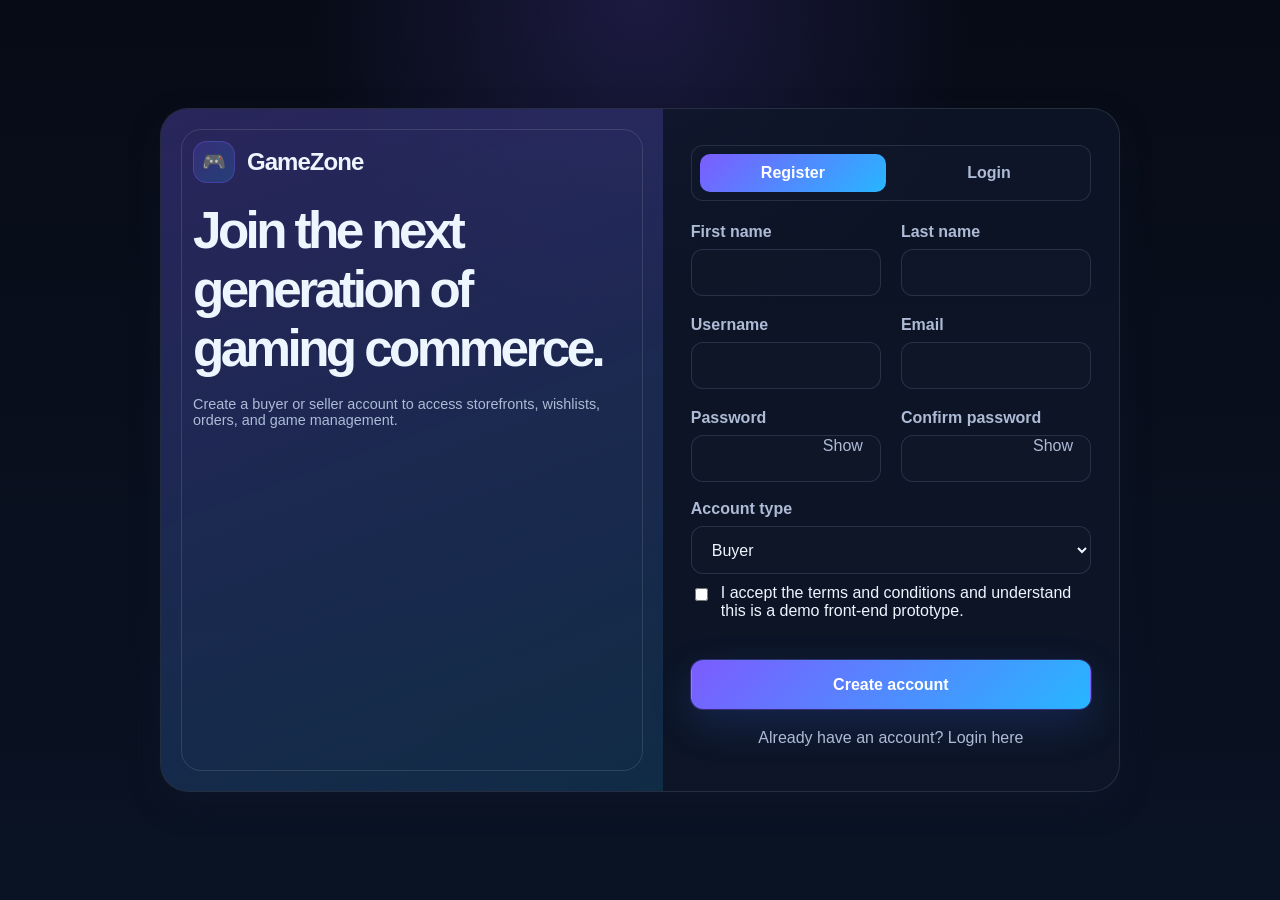
<file: register.html>
<!DOCTYPE html>
<html lang="en">
  <head>
    <meta charset="UTF-8" />
    <meta name="viewport" content="width=device-width, initial-scale=1.0" />
    <title>Register | GameZone</title>
    <link rel="stylesheet" href="css/reset.css" />
    <link rel="stylesheet" href="css/variables.css" />
    <link rel="stylesheet" href="css/global.css" />
    <link rel="stylesheet" href="css/components.css" />
    <link rel="stylesheet" href="css/layout.css" />
    <link rel="stylesheet" href="css/auth.css" />
    <link rel="stylesheet" href="css/responsive.css" />
  </head>
  <body data-page="register">
    <main class="auth-shell">
      <div class="auth-card">
        <div class="auth-visual">
          <div class="auth-visual-inner">
            <a class="brand" href="index.html"><span class="brand-mark">🎮</span><span>GameZone</span></a>
            <h1>Join the next generation of gaming commerce.</h1>
            <p class="inline-note">Create a buyer or seller account to access storefronts, wishlists, orders, and game management.</p>
          </div>
        </div>
        <div class="auth-content">
          <div class="auth-tabs">
            <button class="auth-tab active" type="button">Register</button>
            <a class="auth-tab" href="login.html">Login</a>
          </div>
          <form id="registerForm" novalidate>
            <div class="form-grid">
              <div class="form-field">
                <label for="firstName">First name</label>
                <input class="input" id="firstName" name="firstName" type="text" required />
              </div>
              <div class="form-field">
                <label for="lastName">Last name</label>
                <input class="input" id="lastName" name="lastName" type="text" required />
              </div>
              <div class="form-field">
                <label for="username">Username</label>
                <input class="input" id="username" name="username" type="text" required />
              </div>
              <div class="form-field">
                <label for="email">Email</label>
                <input class="input" id="email" name="email" type="email" required />
              </div>
              <div class="form-field password-toggle">
                <label for="password">Password</label>
                <input class="input" id="password" name="password" type="password" required />
                <button type="button" data-toggle-password>Show</button>
              </div>
              <div class="form-field password-toggle">
                <label for="confirmPassword">Confirm password</label>
                <input class="input" id="confirmPassword" name="confirmPassword" type="password" required />
                <button type="button" data-toggle-password>Show</button>
              </div>
            </div>
            <div class="form-field" style="margin-top: 18px;">
              <label for="role">Account type</label>
              <select class="select" id="role" name="role">
                <option value="buyer">Buyer</option>
                <option value="seller">Seller</option>
              </select>
            </div>
            <div class="checkbox-row">
              <input id="acceptTerms" name="acceptTerms" type="checkbox" />
              <label for="acceptTerms">I accept the terms and conditions and understand this is a demo front-end prototype.</label>
            </div>
            <div class="field-error" data-register-error></div>
            <button type="submit" class="btn btn-primary" style="margin-top: 18px; width: 100%;">Create account</button>
          </form>
          <p class="auth-switch">Already have an account? <a href="login.html">Login here</a></p>
        </div>
      </div>
    </main>
    <script type="module" src="js/app.js"></script>
  </body>
</html>
</file>
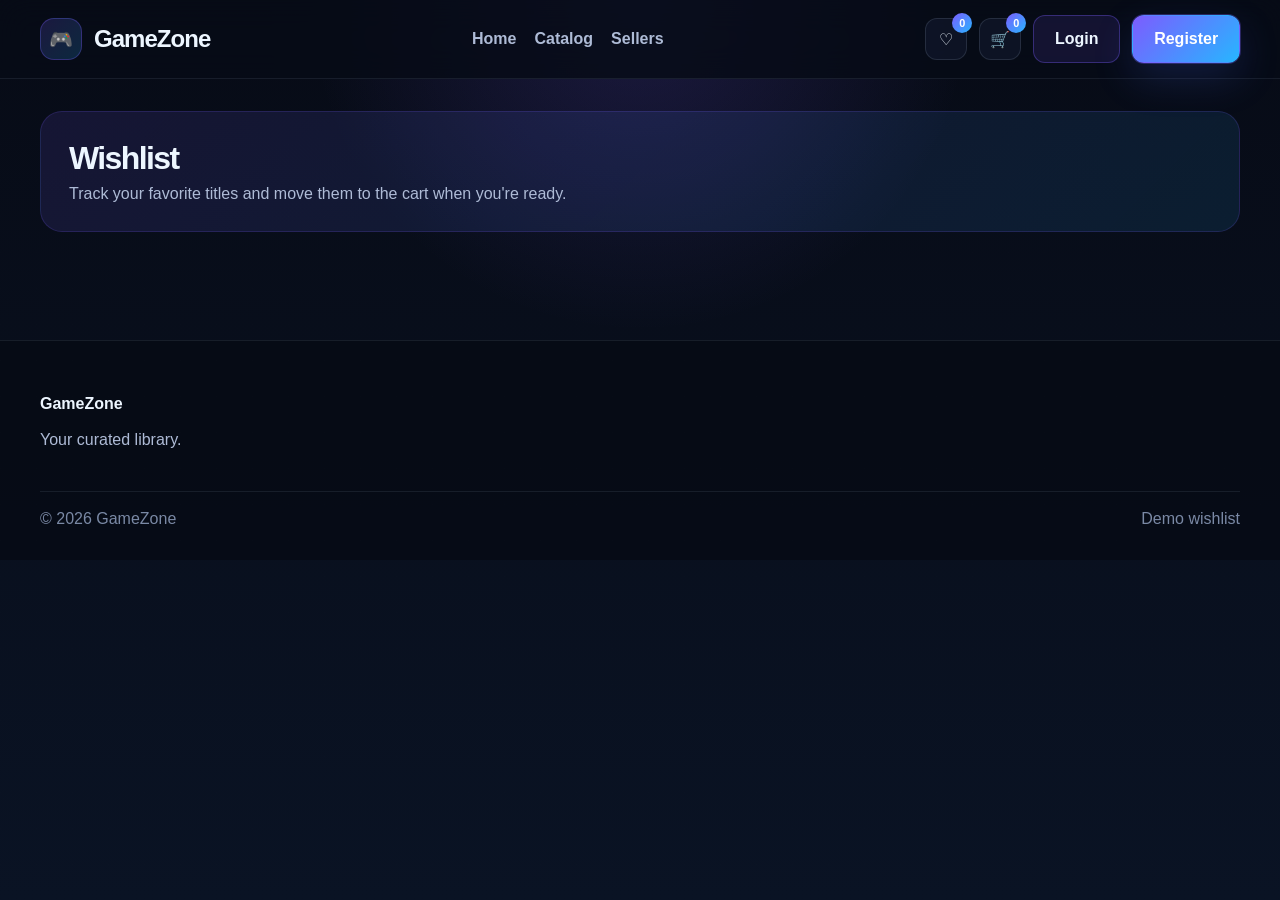
<file: wishlist.html>
<!DOCTYPE html>
<html lang="en">
  <head>
    <meta charset="UTF-8" />
    <meta name="viewport" content="width=device-width, initial-scale=1.0" />
    <title>Wishlist | GameZone</title>
    <link rel="stylesheet" href="css/reset.css" />
    <link rel="stylesheet" href="css/variables.css" />
    <link rel="stylesheet" href="css/global.css" />
    <link rel="stylesheet" href="css/components.css" />
    <link rel="stylesheet" href="css/layout.css" />
    <link rel="stylesheet" href="css/games.css" />
    <link rel="stylesheet" href="css/dashboard.css" />
    <link rel="stylesheet" href="css/responsive.css" />
  </head>
  <body data-page="wishlist">
    <header class="site-header">
      <div class="container topbar">
        <a class="brand" href="index.html"><span class="brand-mark">🎮</span><span>GameZone</span></a>
        <nav class="main-nav" aria-label="Main navigation">
          <a href="index.html">Home</a>
          <a href="games.html">Catalog</a>
          <a href="seller-dashboard.html">Sellers</a>
        </nav>
        <div class="header-actions">
          <a class="icon-pill" href="wishlist.html">♡ <span class="count" data-wishlist-count>0</span></a>
          <a class="icon-pill" href="cart.html">🛒 <span class="count" data-cart-count>0</span></a>
          <a class="btn btn-secondary" href="login.html" data-auth-button>Login</a>
          <a class="btn btn-primary" href="register.html" data-auth-button>Register</a>
          <div class="user-menu-wrap hidden" data-user-menu>
            <button class="btn btn-dark" type="button" data-user-menu-button data-action="toggle-user-menu">Hi, <span data-user-name>Player</span></button>
            <div class="user-menu" data-user-menu-panel>
              <a href="user-dashboard.html">Buyer Dashboard</a>
              <a href="seller-dashboard.html">Seller Dashboard</a>
              <a href="profile.html">Profile</a>
              <button type="button" data-action="logout">Logout</button>
            </div>
          </div>
        </div>
      </div>
    </header>

    <main class="container page-shell">
      <div class="page-header">
        <h1>Wishlist</h1>
        <p>Track your favorite titles and move them to the cart when you're ready.</p>
      </div>
      <div data-wishlist-content></div>
    </main>

    <footer class="site-footer">
      <div class="container footer-inner"><div class="footer-col"><h4>GameZone</h4><p>Your curated library.</p></div></div>
      <div class="container footer-bottom"><span>© 2026 GameZone</span><span>Demo wishlist</span></div>
    </footer>
    <script type="module" src="js/app.js"></script>
  </body>
</html>
</file>
<file: css/variables.css>
:root {
  --bg-primary: #070b16;
  --bg-secondary: #0f172a;
  --bg-elevated: #121d2d;
  --bg-card: rgba(17, 24, 39, 0.8);
  --panel: rgba(18, 29, 45, 0.96);
  --panel-soft: rgba(25, 39, 56, 0.72);
  --line: rgba(148, 163, 184, 0.18);
  --text-primary: #edf6ff;
  --text-secondary: #aebbd6;
  --text-muted: #7a89a5;
  --primary: #7c5cff;
  --primary-strong: #6d4df6;
  --secondary: #27b6ff;
  --success: #34d399;
  --warning: #fbbf24;
  --danger: #f87171;
  --shadow-soft: 0 12px 30px rgba(16, 27, 45, 0.35);
  --shadow-glow: 0 0 0 1px rgba(124, 92, 255, 0.3), 0 15px 40px rgba(70, 110, 255, 0.18);
  --radius: 18px;
  --radius-sm: 12px;
  --radius-lg: 26px;
  --container: 1200px;
  --space-1: 4px;
  --space-2: 8px;
  --space-3: 12px;
  --space-4: 16px;
  --space-5: 20px;
  --space-6: 24px;
  --space-8: 32px;
  --space-10: 40px;
  --space-12: 48px;
  --space-16: 64px;
}
</file>
<file: css/global.css>
body {
  background:
    radial-gradient(circle at top, rgba(124, 92, 255, 0.18), transparent 30%),
    linear-gradient(180deg, #070b16 0%, #0a1324 100%);
  min-height: 100vh;
}

body::before {
  content: "";
  position: fixed;
  inset: 0;
  background-image: linear-gradient(rgba(255,255,255,0.015) 1px, transparent 1px), linear-gradient(90deg, rgba(255,255,255,0.015) 1px, transparent 1px);
  background-size: 36px 36px;
  pointer-events: none;
  opacity: 0.3;
}

.container {
  width: min(var(--container), calc(100% - 32px));
  margin: 0 auto;
}

.section {
  padding: 72px 0;
}

.section-header {
  display: flex;
  justify-content: space-between;
  align-items: center;
  gap: 16px;
  margin-bottom: 28px;
}

.section-title {
  margin: 0;
  font-size: clamp(1.8rem, 2vw, 2.5rem);
  letter-spacing: -0.04em;
}

.section-kicker {
  display: inline-block;
  font-size: 0.75rem;
  letter-spacing: 0.12em;
  text-transform: uppercase;
  color: var(--secondary);
  margin-bottom: 12px;
}

.page-shell {
  padding-top: 32px;
  padding-bottom: 80px;
}

.card {
  background: rgba(17, 24, 39, 0.8);
  border: 1px solid var(--line);
  border-radius: var(--radius);
  box-shadow: var(--shadow-soft);
}

.badge {
  display: inline-flex;
  align-items: center;
  justify-content: center;
  gap: 6px;
  border-radius: 999px;
  font-size: 0.72rem;
  padding: 6px 10px;
  font-weight: 700;
  letter-spacing: 0.04em;
  text-transform: uppercase;
  background: rgba(124, 92, 255, 0.18);
  color: var(--primary);
  border: 1px solid rgba(124, 92, 255, 0.35);
}

.badge.success { background: rgba(52, 211, 153, 0.12); color: var(--success); border-color: rgba(52, 211, 153, 0.32); }
.badge.warning { background: rgba(251, 191, 36, 0.12); color: var(--warning); border-color: rgba(251, 191, 36, 0.3); }
.badge.danger { background: rgba(248, 113, 113, 0.12); color: var(--danger); border-color: rgba(248, 113, 113, 0.2); }

.gradient-text {
  background: linear-gradient(135deg, #9a8cff 0%, #4cc9ff 100%);
  -webkit-background-clip: text;
  background-clip: text;
  color: transparent;
}

.empty-state {
  text-align: center;
  padding: 40px 24px;
  border: 1px dashed var(--line);
  border-radius: var(--radius);
  background: rgba(15, 23, 42, 0.7);
}

.empty-state h3 {
  margin-top: 0;
  margin-bottom: 10px;
}

.hidden { display: none !important; }
</file>
<file: css/components.css>
.btn {
  display: inline-flex;
  align-items: center;
  justify-content: center;
  gap: 8px;
  padding: 0.9rem 1.3rem;
  border-radius: 12px;
  font-weight: 700;
  border: 1px solid transparent;
  transition: transform 0.2s ease, filter 0.2s ease, border-color 0.2s ease, background 0.2s ease;
  min-height: 46px;
}

.btn:hover { transform: translateY(-1px); filter: brightness(1.08); }
.btn:active { transform: translateY(0); }
.btn:disabled { opacity: 0.6; cursor: not-allowed; transform: none; }

.btn-primary {
  background: linear-gradient(135deg, var(--primary) 0%, var(--secondary) 100%);
  color: #fff;
  box-shadow: var(--shadow-glow);
}

.btn-secondary {
  background: rgba(124, 92, 255, 0.12);
  color: var(--text-primary);
  border-color: rgba(124, 92, 255, 0.34);
}

.btn-dark {
  background: rgba(15, 23, 42, 0.8);
  color: var(--text-primary);
  border-color: rgba(148, 163, 184, 0.2);
}

.btn-outline {
  background: transparent;
  border-color: rgba(255,255,255,0.16);
  color: var(--text-primary);
}

.btn-ghost {
  background: transparent;
  color: var(--secondary);
  border: 1px solid rgba(39, 182, 255, 0.3);
}

.btn-icon {
  width: 38px;
  height: 38px;
  border-radius: 12px;
  background: rgba(15, 23, 42, 0.8);
  border: 1px solid var(--line);
  color: var(--text-primary);
}

.input, .select, .textarea {
  width: 100%;
  border-radius: 12px;
  background: rgba(15, 23, 42, 0.9);
  border: 1px solid rgba(148, 163, 184, 0.2);
  color: var(--text-primary);
  padding: 0.85rem 1rem;
  transition: border-color 0.2s ease, box-shadow 0.2s ease;
}

.input:focus, .select:focus, .textarea:focus {
  border-color: rgba(124, 92, 255, 0.8);
  box-shadow: 0 0 0 3px rgba(124, 92, 255, 0.16);
}

.form-grid {
  display: grid;
  grid-template-columns: repeat(2, minmax(0, 1fr));
  gap: 20px;
}

.form-field { display: flex; flex-direction: column; gap: 8px; }
.form-field label { font-weight: 600; color: var(--text-secondary); }
.form-field small { color: var(--text-muted); }
.field-error { color: var(--danger); font-size: 0.75rem; margin-top: 4px; min-height: 18px; }

.modal {
  position: fixed;
  inset: 0;
  display: none;
  align-items: center;
  justify-content: center;
  background: rgba(7, 11, 22, 0.7);
  backdrop-filter: blur(10px);
  z-index: 1000;
}

.modal.is-open { display: flex; }
.modal-card {
  width: min(560px, calc(100% - 32px));
  background: rgba(15, 23, 42, 0.96);
  border: 1px solid var(--line);
  border-radius: var(--radius-lg);
  padding: 24px;
  box-shadow: var(--shadow-soft);
}

.skeleton {
  background: linear-gradient(90deg, rgba(148,163,184,0.12) 25%, rgba(148,163,184,0.2) 50%, rgba(148,163,184,0.12) 75%);
  background-size: 200% 100%;
  animation: shimmer 1.4s infinite linear;
  border-radius: 12px;
}

@keyframes shimmer {
  0% { background-position: 200% 0; }
  100% { background-position: -200% 0; }
}

@keyframes fadeUp {
  from { opacity: 0; transform: translateY(12px); }
  to { opacity: 1; transform: translateY(0); }
}

.fade-in { animation: fadeUp 0.4s ease; }
</file>
<file: css/layout.css>
.site-header {
  position: sticky;
  top: 0;
  z-index: 50;
  background: rgba(7, 11, 22, 0.82);
  backdrop-filter: blur(16px);
  border-bottom: 1px solid rgba(148,163,184,0.12);
}

.topbar {
  display: flex;
  align-items: center;
  justify-content: space-between;
  gap: 16px;
  min-height: 78px;
}

.brand {
  display: flex;
  align-items: center;
  gap: 12px;
  font-weight: 800;
  letter-spacing: -0.04em;
  font-size: 1.5rem;
}

.brand-mark {
  width: 42px;
  height: 42px;
  display: grid;
  place-items: center;
  border-radius: 14px;
  background: linear-gradient(135deg, rgba(124, 92, 255, 0.18), rgba(39, 182, 255, 0.18));
  border: 1px solid rgba(124, 92, 255, 0.3);
  font-size: 1.2rem;
}

.main-nav {
  display: flex;
  align-items: center;
  gap: 18px;
  color: var(--text-secondary);
}

.main-nav a {
  position: relative;
  padding: 8px 0;
  font-weight: 600;
}

.main-nav a::after {
  content: "";
  position: absolute;
  left: 0;
  bottom: -2px;
  width: 0;
  height: 2px;
  background: linear-gradient(90deg, var(--primary), var(--secondary));
  transition: width 0.2s ease;
}

.main-nav a:hover::after,
.main-nav a.active::after { width: 100%; }

.header-actions {
  display: flex;
  align-items: center;
  gap: 12px;
}

.search-box {
  display: flex;
  align-items: center;
  gap: 10px;
  min-width: min(420px, 42vw);
  background: rgba(15, 23, 42, 0.82);
  border: 1px solid var(--line);
  border-radius: 999px;
  padding: 0.1rem 0.9rem 0.1rem 1rem;
}

.search-box input {
  width: 100%;
  background: transparent;
  color: var(--text-primary);
  padding: 0.8rem 0;
}

.user-menu-wrap {
  position: relative;
}

.user-menu {
  display: none;
  position: absolute;
  right: 0;
  top: calc(100% + 12px);
  min-width: 200px;
  background: rgba(15,23,42,0.98);
  border: 1px solid var(--line);
  border-radius: 14px;
  overflow: hidden;
  box-shadow: var(--shadow-soft);
}

.user-menu.open { display: block; }
.user-menu a, .user-menu button {
  display: block;
  width: 100%;
  text-align: left;
  background: transparent;
  border: 0;
  color: var(--text-primary);
  padding: 0.9rem 1rem;
}

.user-menu a:hover, .user-menu button:hover { background: rgba(124, 92, 255, 0.08); }

.icon-pill {
  position: relative;
  display: inline-flex;
  align-items: center;
  justify-content: center;
  width: 42px;
  height: 42px;
  border-radius: 12px;
  background: rgba(15,23,42,0.8);
  border: 1px solid var(--line);
  color: var(--text-primary);
}

.icon-pill .count {
  position: absolute;
  top: -6px;
  right: -6px;
  min-width: 20px;
  height: 20px;
  padding: 0 6px;
  border-radius: 10px;
  background: linear-gradient(135deg, var(--primary), var(--secondary));
  color: white;
  font-size: 0.68rem;
  font-weight: 800;
  display: grid;
  place-items: center;
}

.site-footer {
  background: rgba(7, 11, 22, 0.95);
  border-top: 1px solid rgba(148,163,184,0.12);
}

.footer-inner {
  display: grid;
  grid-template-columns: 1.3fr 1fr 1fr 1fr 1.2fr;
  gap: 28px;
  padding: 54px 0 32px;
}

.footer-col h4 {
  margin-top: 0;
  margin-bottom: 18px;
  color: var(--text-primary);
}

.footer-col a, .footer-col p {
  display: block;
  color: var(--text-secondary);
  margin: 10px 0;
}

.footer-bottom {
  border-top: 1px solid rgba(148,163,184,0.12);
  padding: 18px 0 32px;
  display: flex;
  align-items: center;
  justify-content: space-between;
  color: var(--text-muted);
}
</file>
<file: css/games.css>
.hero {
  display: grid;
  grid-template-columns: 1.2fr 0.8fr;
  gap: 28px;
  align-items: center;
  padding: 52px 0 30px;
}

.hero-copy h1 {
  font-size: clamp(2.6rem, 5vw, 5rem);
  line-height: 0.98;
  letter-spacing: -0.07em;
  margin: 0 0 18px;
}

.hero-copy p {
  color: var(--text-secondary);
  font-size: 1.05rem;
  max-width: 620px;
}

.hero-actions {
  display: flex;
  flex-wrap: wrap;
  gap: 14px;
  margin-top: 26px;
}

.hero-panel {
  position: relative;
  padding: 28px;
  border-radius: 30px;
  background: linear-gradient(145deg, rgba(124,92,255,0.12), rgba(39,182,255,0.08));
  border: 1px solid rgba(124, 92, 255, 0.24);
  min-height: 360px;
  overflow: hidden;
}

.hero-card {
  position: absolute;
  right: 20px;
  bottom: 26px;
  width: min(320px, 82%);
  border-radius: 26px;
  overflow: hidden;
  border: 1px solid rgba(255,255,255,0.1);
  background: rgba(17, 24, 39, 0.8);
  box-shadow: var(--shadow-soft);
}

.hero-card img {
  width: 100%;
  height: 230px;
  object-fit: cover;
}

.hero-metrics {
  position: absolute;
  left: 24px;
  bottom: 26px;
  display: grid;
  gap: 12px;
}

.metric-box {
  padding: 10px 12px;
  border-radius: 12px;
  background: rgba(7,11,22,0.5);
  border: 1px solid rgba(255,255,255,0.08);
}

.metric-label {
  color: var(--text-muted);
  font-size: 0.7rem;
  text-transform: uppercase;
}

.metric-value {
  font-weight: 800;
  font-size: 1.1rem;
}

.floating-banner {
  display: flex;
  align-items: center;
  justify-content: space-between;
  gap: 16px;
  margin: 20px 0 40px;
  padding: 18px 20px;
  border-radius: 16px;
  background: linear-gradient(90deg, rgba(124,92,255,0.14), rgba(39,182,255,0.10));
  border: 1px solid rgba(124,92,255,0.18);
}

.catalog-toolbar {
  display: flex;
  align-items: end;
  justify-content: space-between;
  gap: 16px;
  margin-bottom: 22px;
  flex-wrap: wrap;
}

.filters-panel {
  display: grid;
  grid-template-columns: repeat(6, minmax(160px, 1fr));
  gap: 12px;
  width: 100%;
  margin: 18px 0 22px;
}

.filter-field label {
  display: block;
  color: var(--text-secondary);
  font-size: 0.8rem;
  margin-bottom: 6px;
}

.games-grid {
  display: grid;
  grid-template-columns: repeat(4, minmax(0, 1fr));
  gap: 22px;
}

.games-list {
  display: grid;
  gap: 18px;
}

.game-card {
  display: flex;
  flex-direction: column;
  min-height: 100%;
  overflow: hidden;
  border-radius: 22px;
  background: rgba(17,24,39,0.8);
  border: 1px solid var(--line);
  box-shadow: var(--shadow-soft);
  transition: transform 0.2s ease, border-color 0.2s ease;
}

.game-card:hover {
  transform: translateY(-4px);
  border-color: rgba(124, 92, 255, 0.35);
}

.game-thumb {
  position: relative;
  height: 200px;
  overflow: hidden;
}

.game-thumb img {
  width: 100%;
  height: 100%;
  object-fit: cover;
}

.discount-tag {
  position: absolute;
  top: 14px;
  left: 14px;
  background: linear-gradient(135deg, #ff9f43, #ff6b6b);
  color: white;
  padding: 6px 10px;
  border-radius: 999px;
  font-size: 0.7rem;
  font-weight: 800;
}

.game-body {
  display: flex;
  flex-direction: column;
  gap: 12px;
  padding: 16px;
}

.game-meta {
  display: flex;
  align-items: center;
  justify-content: space-between;
  gap: 8px;
  color: var(--text-secondary);
  font-size: 0.76rem;
}

.game-title {
  margin: 0;
  font-size: 1.08rem;
  line-height: 1.35;
}

.game-price-row {
  display: flex;
  align-items: center;
  gap: 8px;
}

.price-main {
  font-size: 1.2rem;
  font-weight: 800;
  color: var(--text-primary);
}

.price-old {
  color: var(--text-muted);
  text-decoration: line-through;
}

.game-actions {
  display: flex;
  gap: 8px;
  margin-top: auto;
}

.game-actions .btn {
  flex: 1;
  padding: 0.7rem 0.8rem;
  min-height: 40px;
  font-size: 0.82rem;
}

.game-actions .btn-icon {
  flex: 0 0 40px;
}

.list-card {
  display: grid;
  grid-template-columns: 220px 1fr;
  gap: 18px;
  overflow: hidden;
}

.list-card .game-thumb {
  height: 100%;
  min-height: 170px;
}

.list-card .game-body {
  padding: 18px 18px 18px 0;
}

.game-summary {
  color: var(--text-secondary);
  line-height: 1.6;
}

.rating-row {
  display: inline-flex;
  align-items: center;
  gap: 6px;
  color: var(--warning);
  font-size: 0.83rem;
}

.sort-toggle {
  display: inline-flex;
  align-items: center;
  gap: 8px;
  background: rgba(15,23,42,0.8);
  border: 1px solid var(--line);
  border-radius: 12px;
  padding: 8px 10px;
}

.page-header {
  background: linear-gradient(135deg, rgba(124,92,255,0.12), rgba(39,182,255,0.1));
  border: 1px solid rgba(124,92,255,0.18);
  border-radius: 22px;
  padding: 28px;
  margin-bottom: 28px;
}

.page-header h1 {
  margin: 0;
  letter-spacing: -0.05em;
}

.page-header p {
  margin: 8px 0 0;
  color: var(--text-secondary);
}
</file>
<file: css/responsive.css>
@media (max-width: 1100px) {
  .games-grid { grid-template-columns: repeat(3, minmax(0, 1fr)); }
  .footer-inner { grid-template-columns: repeat(3, minmax(0, 1fr)); }
  .dashboard-layout { grid-template-columns: 1fr; }
  .side-panel { position: static; }
}

@media (max-width: 900px) {
  .hero, .auth-card { grid-template-columns: 1fr; }
  .filters-panel { grid-template-columns: repeat(2, minmax(0, 1fr)); }
  .games-grid { grid-template-columns: repeat(2, minmax(0, 1fr)); }
  .stats-grid { grid-template-columns: repeat(2, minmax(0, 1fr)); }
  .topbar { flex-wrap: wrap; padding: 14px 0; }
  .main-nav { order: 3; width: 100%; justify-content: center; }
  .header-actions { width: 100%; justify-content: space-between; }
  .search-box { min-width: 0; flex: 1; }
}

@media (max-width: 680px) {
  .games-grid, .footer-inner, .stats-grid, .filters-panel, .form-grid { grid-template-columns: 1fr; }
  .list-card { grid-template-columns: 1fr; }
  .game-actions { flex-wrap: wrap; }
  .section { padding: 54px 0; }
  .main-nav { gap: 12px; flex-wrap: wrap; }
  .header-actions { flex-wrap: wrap; }
  .brand { font-size: 1.2rem; }
  .hero-copy h1 { font-size: 2.6rem; }
  .page-shell { padding-top: 16px; }
}
</file>
<file: css/dashboard.css>
.dashboard-layout {
  display: grid;
  grid-template-columns: 280px 1fr;
  gap: 26px;
  padding-top: 18px;
}

.side-panel {
  background: rgba(17,24,39,0.76);
  border: 1px solid var(--line);
  border-radius: 24px;
  overflow: hidden;
  height: fit-content;
  position: sticky;
  top: 100px;
}

.side-panel-header {
  padding: 24px 20px 14px;
  border-bottom: 1px solid var(--line);
}

.user-chip {
  display: flex;
  align-items: center;
  gap: 12px;
}

.avatar {
  width: 48px;
  height: 48px;
  border-radius: 14px;
  object-fit: cover;
  border: 2px solid rgba(124,92,255,0.3);
}

.side-nav {
  padding: 14px 12px;
}

.side-nav a, .side-nav button {
  display: flex;
  align-items: center;
  justify-content: space-between;
  width: 100%;
  background: transparent;
  border: 0;
  color: var(--text-secondary);
  padding: 12px 14px;
  border-radius: 12px;
  text-align: left;
  font-weight: 600;
  margin-bottom: 4px;
}

.side-nav a.active, .side-nav a:hover, .side-nav button:hover {
  background: rgba(124,92,255,0.08);
  color: var(--text-primary);
}

.main-panel {
  display: grid;
  gap: 22px;
}

.stats-grid {
  display: grid;
  grid-template-columns: repeat(4, minmax(0, 1fr));
  gap: 18px;
}

.stat-card {
  padding: 22px 18px;
  border-radius: 22px;
  background: rgba(17,24,39,0.8);
  border: 1px solid var(--line);
}

.stat-card .label {
  display: inline-block;
  color: var(--text-secondary);
  font-size: 0.74rem;
  text-transform: uppercase;
  letter-spacing: 0.12em;
}

.stat-card .value {
  display: block;
  margin-top: 8px;
  font-size: clamp(1.6rem, 2vw, 2.3rem);
  font-weight: 800;
}

.stat-card .trend {
  margin-top: 8px;
  color: var(--success);
  font-weight: 600;
}

.panel-block {
  background: rgba(17,24,39,0.8);
  border: 1px solid var(--line);
  border-radius: 22px;
  padding: 22px;
}

.panel-block h3 {
  margin-top: 0;
  margin-bottom: 18px;
}

.order-list, .table-list {
  display: grid;
  gap: 14px;
}

.order-item {
  display: flex;
  align-items: center;
  justify-content: space-between;
  gap: 14px;
  padding: 12px 14px;
  border: 1px solid var(--line);
  border-radius: 14px;
  background: rgba(11,16,27,0.5);
}

.order-item .left {
  display: flex;
  align-items: center;
  gap: 14px;
}

.order-thumb {
  width: 54px;
  height: 54px;
  border-radius: 12px;
  object-fit: cover;
}

.table-wrap {
  overflow-x: auto;
}

.table-wrap table {
  width: 100%;
  border-collapse: collapse;
  color: var(--text-primary);
}

.table-wrap th, .table-wrap td {
  text-align: left;
  padding: 12px 10px;
  border-bottom: 1px solid rgba(148,163,184,0.12);
}

.table-wrap th {
  color: var(--text-secondary);
  font-weight: 700;
}

.form-box {
  display: grid;
  gap: 18px;
}

.inline-actions {
  display: flex;
  flex-wrap: wrap;
  gap: 12px;
}

.status-pill {
  display: inline-flex;
  padding: 6px 10px;
  border-radius: 999px;
  font-size: 0.72rem;
  font-weight: 700;
  background: rgba(39,182,255,0.12);
  color: var(--secondary);
  border: 1px solid rgba(39,182,255,0.25);
}

.status-pill.success { background: rgba(52,211,153,0.12); color: var(--success); border-color: rgba(52,211,153,0.25); }
.status-pill.warning { background: rgba(251,191,36,0.12); color: var(--warning); border-color: rgba(251,191,36,0.25); }
</file>
<file: css/auth.css>
.auth-shell {
  min-height: 100vh;
  display: flex;
  align-items: center;
  justify-content: center;
  padding: 56px 20px;
}

.auth-card {
  width: min(960px, 100%);
  background: rgba(15, 23, 42, 0.7);
  border: 1px solid var(--line);
  border-radius: 28px;
  overflow: hidden;
  display: grid;
  grid-template-columns: 1.1fr 1fr;
  box-shadow: var(--shadow-soft);
}

.auth-visual {
  position: relative;
  background: linear-gradient(160deg, rgba(124,92,255,0.26), rgba(39,182,255,0.14));
  padding: 32px;
  display: flex;
  flex-direction: column;
  justify-content: space-between;
}

.auth-visual::before {
  content: "";
  position: absolute;
  inset: 20px;
  border-radius: 20px;
  border: 1px solid rgba(255,255,255,0.12);
}

.auth-visual-inner {
  position: relative;
  z-index: 1;
}

.auth-visual h1 {
  font-size: clamp(2rem, 4vw, 3.4rem);
  margin: 18px 0;
  letter-spacing: -0.07em;
}

.auth-content {
  padding: 36px 28px 28px;
}

.auth-tabs {
  display: flex;
  gap: 10px;
  background: rgba(15,23,42,0.9);
  padding: 8px;
  border-radius: 12px;
  margin-bottom: 22px;
  border: 1px solid var(--line);
}

.auth-tab {
  flex: 1;
  text-align: center;
  padding: 10px 14px;
  border-radius: 10px;
  color: var(--text-secondary);
  background: transparent;
  font-weight: 700;
}

.auth-tab.active {
  background: linear-gradient(135deg, var(--primary), var(--secondary));
  color: white;
}

.password-toggle {
  position: relative;
}

.password-toggle .input {
  padding-right: 40px;
}

.password-toggle button {
  position: absolute;
  right: 12px;
  top: 50%;
  transform: translateY(-50%);
  background: transparent;
  color: var(--text-secondary);
}

.checkbox-row {
  display: flex;
  align-items: flex-start;
  gap: 10px;
  margin-top: 10px;
}

.checkbox-row input {
  margin-top: 4px;
}

.auth-switch {
  margin-top: 20px;
  text-align: center;
  color: var(--text-secondary);
}

.inline-note {
  color: var(--text-secondary);
  font-size: 0.9rem;
  margin-top: 12px;
}
</file>
